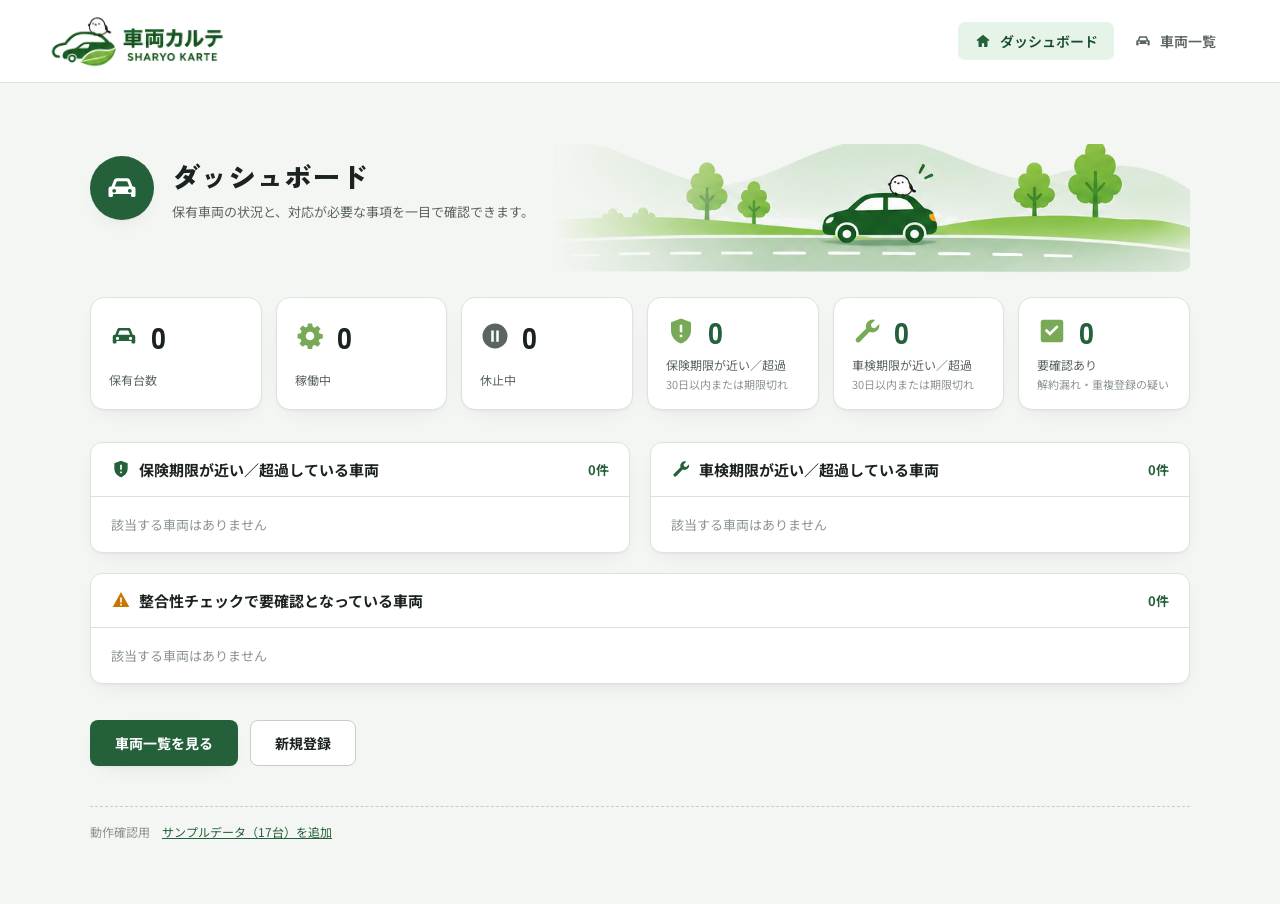
<file: index.html>
<!DOCTYPE html>
<html lang="ja">
<head>
  <meta charset="UTF-8">
  <meta name="viewport" content="width=device-width, initial-scale=1.0">
  <title>車両カルテ</title>
  <link rel="icon" type="image/png" href="assets/favicon.png?v=2">
  <link rel="stylesheet" href="https://fonts.googleapis.com/css2?family=Zen+Kaku+Gothic+New:wght@700;900&family=Noto+Sans+JP:wght@400;500;600;700&family=JetBrains+Mono:wght@500;600&display=swap">
  <link rel="stylesheet" href="style.css">
</head>
<body>
  <!-- アイコン（<use href="#i-..."> で呼び出す） -->
  <svg class="icon-sprite" aria-hidden="true">
    <symbol id="i-home" viewBox="0 0 24 24"><path d="M12 3.5l8.5 7.2-1.3 1.5-1.2-1V19a1 1 0 0 1-1 1h-3.5v-5h-3v5H7a1 1 0 0 1-1-1v-7.8l-1.2 1-1.3-1.5z"/></symbol>
    <symbol id="i-car" viewBox="0 0 24 24"><path fill-rule="evenodd" d="M5 11l1.6-4.2A2 2 0 0 1 8.5 5.5h7a2 2 0 0 1 1.9 1.3L19 11h.5a1.5 1.5 0 0 1 1.5 1.5V17a1 1 0 0 1-1 1h-1a1 1 0 0 1-1-1v-1H6v1a1 1 0 0 1-1 1H4a1 1 0 0 1-1-1v-4.5A1.5 1.5 0 0 1 4.5 11zM7.2 11h9.6l-1.1-3a.8.8 0 0 0-.7-.5H9a.8.8 0 0 0-.7.5zM6.8 12.6a1.3 1.3 0 1 0 0 2.6a1.3 1.3 0 1 0 0-2.6zM17.2 12.6a1.3 1.3 0 1 0 0 2.6a1.3 1.3 0 1 0 0-2.6z"/></symbol>
    <symbol id="i-gear" viewBox="0 0 24 24"><path fill-rule="evenodd" d="M10.3 2h3.4l.5 2.6 1.6.7 2.2-1.5 2.4 2.4-1.5 2.2.7 1.6 2.6.5v3.4l-2.6.5-.7 1.6 1.5 2.2-2.4 2.4-2.2-1.5-1.6.7-.5 2.6h-3.4l-.5-2.6-1.6-.7-2.2 1.5-2.4-2.4 1.5-2.2-.7-1.6L2 13.7v-3.4l2.6-.5.7-1.6-1.5-2.2 2.4-2.4 2.2 1.5 1.6-.7zM12 8.6a3.4 3.4 0 1 0 0 6.8a3.4 3.4 0 1 0 0-6.8z"/></symbol>
    <symbol id="i-pause" viewBox="0 0 24 24"><path fill-rule="evenodd" d="M12 2a10 10 0 1 0 0 20a10 10 0 1 0 0-20zM9 7.5h2v9H9zM13 7.5h2v9h-2z"/></symbol>
    <symbol id="i-shield" viewBox="0 0 24 24"><path fill-rule="evenodd" d="M12 2l8 3v6.5c0 5-3.4 8.8-8 10.5-4.6-1.7-8-5.5-8-10.5V5zM11 7h2v6h-2zM11 15h2v2h-2z"/></symbol>
    <symbol id="i-wrench" viewBox="0 0 24 24"><path d="M21.7 6.3l-3.4 3.4-2.6-.6-.6-2.6 3.4-3.4a5.5 5.5 0 0 0-7.1 6.8L3.3 17.9a2 2 0 0 0 2.8 2.8l8-8.1a5.5 5.5 0 0 0 7.6-6.3z"/></symbol>
    <symbol id="i-check" viewBox="0 0 24 24"><path fill-rule="evenodd" d="M5 3h14a2 2 0 0 1 2 2v14a2 2 0 0 1-2 2H5a2 2 0 0 1-2-2V5a2 2 0 0 1 2-2zM10.3 15.8l7-7-1.5-1.5-5.5 5.5-2.6-2.6-1.5 1.5z"/></symbol>
    <symbol id="i-clipboard" viewBox="0 0 24 24"><path fill-rule="evenodd" d="M9 2h6a1 1 0 0 1 1 1v1h2a2 2 0 0 1 2 2v14a2 2 0 0 1-2 2H6a2 2 0 0 1-2-2V6a2 2 0 0 1 2-2h2V3a1 1 0 0 1 1-1zM10 3.8v1.7h4V3.8zM8 10h8v1.6H8zM8 13.5h8v1.6H8zM8 17h5v1.6H8z"/></symbol>
    <symbol id="i-clock" viewBox="0 0 24 24"><path fill-rule="evenodd" d="M12 2a10 10 0 1 0 0 20a10 10 0 1 0 0-20zM11 6.5h2v5.1l3.6 2.1-1 1.7L11 12.7z"/></symbol>
    <symbol id="i-edit" viewBox="0 0 24 24"><path d="M14.8 4.7l4.5 4.5L8.6 19.9H4.1v-4.5zM16.2 3.3l1.5-1.5a1.5 1.5 0 0 1 2.1 0l2.4 2.4a1.5 1.5 0 0 1 0 2.1l-1.5 1.5z"/></symbol>
    <symbol id="i-user" viewBox="0 0 24 24"><path fill-rule="evenodd" d="M12 3a4.5 4.5 0 1 0 0 9a4.5 4.5 0 1 0 0-9zM3.5 21c.6-4.3 4-7 8.5-7s7.9 2.7 8.5 7z"/></symbol>
    <symbol id="i-alert" viewBox="0 0 24 24"><path fill-rule="evenodd" d="M12 2.5l10 18H2zM11 9h2v6h-2zM11 16.5h2v2h-2z"/></symbol>
  </svg>

  <header class="app-header">
    <button type="button" class="brand" data-view="dashboard" title="ダッシュボードに戻る">
      <img class="brand-logo" src="assets/logo.png?v=2" alt="車両カルテ SHARYO KARTE" width="402" height="130">
    </button>
    <nav class="main-nav">
      <button type="button" class="nav-link" data-view="dashboard"><svg class="nav-icon" aria-hidden="true"><use href="#i-home"/></svg>ダッシュボード</button>
      <button type="button" class="nav-link" data-view="list"><svg class="nav-icon" aria-hidden="true"><use href="#i-car"/></svg>車両一覧</button>
    </nav>
  </header>

  <main>

    <!-- ダッシュボード -->
    <section id="view-dashboard" class="view">
      <div class="dash-head">
        <span class="dash-head-icon"><svg aria-hidden="true"><use href="#i-car"/></svg></span>
        <div>
          <h1>ダッシュボード</h1>
          <p class="view-note">保有車両の状況と、対応が必要な事項を一目で確認できます。</p>
        </div>
        <img class="dash-landscape" src="assets/header-banner.png?v=2" alt="" width="1488" height="174">
      </div>

      <!-- 入力途中の下書き（あるときだけ表示） -->
      <div class="draft-notice" id="draft-notice" hidden>
        <div class="draft-notice-head">入力途中の下書きがあります</div>
        <ul class="draft-list" id="draft-list"></ul>
      </div>

      <div class="summary-strip">
        <div class="summary-item"><svg class="summary-icon" aria-hidden="true"><use href="#i-car"/></svg><div class="num" id="sum-owned">0</div><div class="label">保有台数</div></div>
        <div class="summary-item is-active"><svg class="summary-icon" aria-hidden="true"><use href="#i-gear"/></svg><div class="num" id="sum-active">0</div><div class="label">稼働中</div></div>
        <div class="summary-item is-muted"><svg class="summary-icon" aria-hidden="true"><use href="#i-pause"/></svg><div class="num" id="sum-paused">0</div><div class="label">休止中</div></div>
        <div class="summary-item warn is-insurance"><svg class="summary-icon" aria-hidden="true"><use href="#i-shield"/></svg><div class="num" id="sum-insurance">0</div><div class="label">保険期限が近い／超過</div><div class="hint">30日以内または期限切れ</div></div>
        <div class="summary-item warn"><svg class="summary-icon" aria-hidden="true"><use href="#i-wrench"/></svg><div class="num" id="sum-shaken">0</div><div class="label">車検期限が近い／超過</div><div class="hint">30日以内または期限切れ</div></div>
        <div class="summary-item warn"><svg class="summary-icon" aria-hidden="true"><use id="sum-issues-icon" href="#i-alert"/></svg><div class="num" id="sum-issues">0</div><div class="label">要確認あり</div><div class="hint" title="整合性チェックの結果。保険・車検の期限とは別に数えます">解約漏れ・重複登録の疑い</div></div>
      </div>

      <div class="panels">
        <div class="panel">
          <div class="panel-head"><h2><svg class="panel-icon" aria-hidden="true"><use href="#i-shield"/></svg>保険期限が近い／超過している車両</h2><span class="count" id="insurance-count"></span></div>
          <ul class="item-list" id="insurance-list"></ul>
        </div>
        <div class="panel">
          <div class="panel-head"><h2><svg class="panel-icon" aria-hidden="true"><use href="#i-wrench"/></svg>車検期限が近い／超過している車両</h2><span class="count" id="shaken-count"></span></div>
          <ul class="item-list" id="shaken-list"></ul>
        </div>
      </div>

      <div class="panel panel-wide">
        <div class="panel-head"><h2><svg class="panel-icon is-warn" aria-hidden="true"><use href="#i-alert"/></svg>整合性チェックで要確認となっている車両</h2><span class="count" id="issues-count"></span></div>
        <ul class="item-list" id="issues-list"></ul>
      </div>

      <div class="view-actions">
        <button type="button" class="btn btn-primary" data-view="list">車両一覧を見る</button>
        <button type="button" class="btn btn-secondary" data-view="form" data-mode="new">新規登録</button>
      </div>

      <!-- 動作確認用（本番運用時は sample-data.js とあわせて外す） -->
      <div class="dev-tools">
        <span>動作確認用</span>
        <button type="button" class="btn-link" id="add-sample">サンプルデータ（17台）を追加</button>
      </div>
    </section>

    <!-- 車両一覧 -->
    <section id="view-list" class="view" hidden>
      <div class="page-head">
        <div class="page-title">
          <span class="page-icon"><svg aria-hidden="true"><use href="#i-car"/></svg></span>
          <h1>車両一覧</h1>
        </div>
        <div class="page-actions">
          <button type="button" class="btn btn-secondary" id="open-import">CSVで一括取込</button>
          <button type="button" class="btn btn-primary" data-view="form" data-mode="new">＋ 新規登録</button>
        </div>
      </div>

      <div class="filter-bar">
        <select id="filter-dept">
          <option value="">部署：すべて</option>
          <option>総務部</option>
          <option>営業部</option>
          <option>工事第一課</option>
          <option>工事第二課</option>
          <option>運行管理部</option>
        </select>
        <select id="filter-usage">
          <option value="">用途：すべて</option>
        </select>
        <select id="filter-status">
          <option value="">稼働状態：すべて</option>
          <option>稼働中</option>
          <option>休止中</option>
          <option>売却済</option>
          <option>廃車</option>
          <option value="登録取消">登録取消（通常は非表示）</option>
        </select>
        <select id="filter-ownership">
          <option value="">所有／リース：すべて</option>
          <option>所有</option>
          <option>リース</option>
        </select>
        <input type="text" id="filter-keyword" placeholder="フリーワード検索（車両ID・これまでの管理番号・車種・ナンバーなど）">
      </div>

      <p class="result-count" id="list-result-count"></p>

      <div class="table-wrap">
        <table>
          <thead>
            <tr>
              <th>車両ID</th><th>車種</th><th>ナンバー</th><th>使用部署</th><th>用途</th><th>稼働状態</th><th>要確認</th>
            </tr>
          </thead>
          <tbody id="vehicle-table-body"></tbody>
        </table>
      </div>
    </section>

    <!-- 車両詳細（車両カルテ） -->
    <section id="view-detail" class="view" hidden>
      <div class="card-head">
        <div class="card-head-top">
          <div class="page-title">
            <span class="page-icon"><svg aria-hidden="true"><use href="#i-car"/></svg></span>
            <div>
              <div class="vehicle-id" id="detail-id"></div>
              <div class="vehicle-name" id="detail-model"></div>
              <div class="vehicle-meta" id="detail-meta"></div>
            </div>
          </div>
          <span class="status-pill" id="detail-status"></span>
        </div>
        <!-- 要確認警告（整合性チェックはステップ6で実装） -->
        <div class="warn-banner" id="detail-warning" hidden>
          <span class="icon">!</span>
          <div class="text" id="detail-warning-text"></div>
        </div>
        <!-- 登録を取り消した車両の表示 -->
        <div class="warn-banner is-neutral" id="detail-cancelled" hidden>
          <span class="icon">×</span>
          <div class="text">
            <strong>この登録は取り消されています</strong>
            <div id="detail-cancelled-detail"></div>
            <button type="button" class="btn-link warn-action" id="detail-restore">取り消しを元に戻す</button>
          </div>
        </div>
      </div>

      <div class="tabs">
        <div class="tab-bar" role="tablist">
          <button type="button" class="tab-button" role="tab" data-tab="basic"><svg class="tab-icon" aria-hidden="true"><use href="#i-clipboard"/></svg>基本情報</button>
          <button type="button" class="tab-button" role="tab" data-tab="own"><svg class="tab-icon" aria-hidden="true"><use href="#i-car"/></svg>所有／リース</button>
          <button type="button" class="tab-button" role="tab" data-tab="insurance"><svg class="tab-icon" aria-hidden="true"><use href="#i-shield"/></svg>保険</button>
          <button type="button" class="tab-button" role="tab" data-tab="history"><svg class="tab-icon" aria-hidden="true"><use href="#i-clock"/></svg>変更履歴</button>
        </div>
        <div class="tab-panel" id="panel-basic" role="tabpanel">
          <dl class="field-grid" id="detail-basic"></dl>
        </div>
        <div class="tab-panel" id="panel-own" role="tabpanel" hidden>
          <dl class="field-grid" id="detail-own"></dl>
        </div>
        <div class="tab-panel" id="panel-insurance" role="tabpanel" hidden>
          <dl class="field-grid" id="detail-insurance"></dl>
        </div>
        <div class="tab-panel" id="panel-history" role="tabpanel" hidden>
          <p class="history-count" id="history-count"></p>
          <ul class="history-list" id="history-list"></ul>
        </div>
      </div>

      <div class="view-actions">
        <button type="button" class="btn btn-primary" data-view="form" data-mode="edit" id="detail-edit">編集する</button>
        <button type="button" class="btn btn-secondary" data-view="list">一覧に戻る</button>
        <button type="button" class="btn-link detail-cancel-link" id="detail-cancel">この登録を取り消す</button>
      </div>
    </section>

    <!-- 登録・編集フォーム -->
    <section id="view-form" class="view" hidden>
      <div class="page-head">
        <div class="page-title">
          <span class="page-icon"><svg aria-hidden="true"><use href="#i-edit"/></svg></span>
          <div>
            <h1 id="form-title">新規登録</h1>
            <p class="view-note" id="form-note">「必須」の項目を入力して保存してください。</p>
          </div>
        </div>
      </div>

      <form id="vehicle-form" novalidate>
        <!-- 確認が必要な項目（期限切れ・要確認など）があるときだけ表示 -->
        <div class="form-notices" id="form-notices" hidden>
          <strong>確認が必要な項目があります</strong>
          <ul id="form-notice-list"></ul>
        </div>
        <fieldset>
          <legend><svg class="legend-icon" aria-hidden="true"><use href="#i-clipboard"/></svg>基本情報</legend>
          <div class="field-row">
            <label for="field-id">社内車両ID</label>
            <div>
              <input type="text" id="field-id" name="id" readonly>
              <p class="field-hint">保存すると自動で採番します（全社通しの連番。例：V-001）。登録したあとは、部署異動があっても変わりません。</p>
            </div>
          </div>
          <div class="field-row">
            <label for="field-legacy-number">これまでの管理番号</label>
            <div>
              <input type="text" id="field-legacy-number" name="legacyNumber" placeholder="例：号車 12、旧台帳 No.0345">
              <p class="field-hint">今までの台帳や号車番号など、社内で使ってきた番号があれば入力してください（任意）。車両一覧の検索でも見つかります。</p>
            </div>
          </div>
          <div class="field-row">
            <label for="field-model">車種<span class="req">必須</span></label>
            <input type="text" id="field-model" name="model" placeholder="例：いすゞ エルフ">
          </div>
          <div class="field-row">
            <label for="field-plate">ナンバー<span class="req">必須</span></label>
            <input type="text" id="field-plate" name="plate" placeholder="例：札幌100 あ 12-34">
          </div>
          <div class="field-row">
            <label for="field-dept">使用部署</label>
            <select id="field-dept" name="dept">
              <option>総務部</option>
              <option>営業部</option>
              <option>工事第一課</option>
              <option>工事第二課</option>
              <option>運行管理部</option>
            </select>
          </div>
          <div class="field-row">
            <label for="field-usage">用途</label>
            <input type="text" id="field-usage" name="usage" placeholder="例：資材配送">
          </div>
          <div class="field-row">
            <label for="field-status">稼働状態</label>
            <select id="field-status" name="status">
              <option>稼働中</option>
              <option>休止中</option>
              <option>売却済</option>
              <option>廃車</option>
            </select>
          </div>
          <!-- 売却済・廃車のときだけ表示 -->
          <div class="conditional-fields" id="disposal-fields" hidden>
            <div class="field-row">
              <label for="field-disposal-date" id="label-disposal-date">売却日</label>
              <input type="date" id="field-disposal-date" name="disposalDate">
            </div>
            <div class="field-row">
              <label for="field-disposal-partner" id="label-disposal-partner">売却先</label>
              <input type="text" id="field-disposal-partner" name="disposalPartner" placeholder="例：北斗オートセンター株式会社">
            </div>
            <div class="field-row" id="row-disposal-amount">
              <label for="field-disposal-amount">売却金額（円）</label>
              <input type="number" id="field-disposal-amount" name="disposalAmount" min="0" step="1" placeholder="例：350000">
            </div>
            <div class="field-row">
              <label for="field-disposal-note">理由・メモ</label>
              <input type="text" id="field-disposal-note" name="disposalNote" placeholder="例：車両入替のため下取り">
            </div>
          </div>
          <div class="field-row">
            <label for="field-shaken">車検満了日<span class="req" id="shaken-req">必須</span></label>
            <input type="date" id="field-shaken" name="shakenExpiresAt">
          </div>
        </fieldset>

        <fieldset>
          <legend><svg class="legend-icon" aria-hidden="true"><use href="#i-car"/></svg>所有／リース</legend>
          <div class="field-row">
            <label>区分</label>
            <div class="radio-group">
              <label><input type="radio" name="ownership" id="ownership-owned" checked> 所有</label>
              <label><input type="radio" name="ownership" id="ownership-lease"> リース</label>
            </div>
          </div>
          <div class="conditional-fields" id="owned-fields">
            <div class="field-row">
              <label for="field-purchase-date">購入日</label>
              <input type="date" id="field-purchase-date" name="purchaseDate">
            </div>
          </div>
          <div class="conditional-fields" id="lease-fields" hidden>
            <div class="field-row">
              <label for="field-lease-start">リース開始日</label>
              <input type="date" id="field-lease-start" name="leaseStart">
            </div>
            <div class="field-row">
              <label for="field-lease-end">リース終了日</label>
              <input type="date" id="field-lease-end" name="leaseEnd">
            </div>
          </div>
        </fieldset>

        <fieldset>
          <legend><svg class="legend-icon" aria-hidden="true"><use href="#i-shield"/></svg>保険情報</legend>
          <div class="field-row">
            <label><input type="checkbox" id="field-has-insurance" checked> 保険契約あり</label>
          </div>
          <div class="conditional-fields" id="insurance-fields">
            <div class="field-row">
              <label for="field-insurance-company">保険会社</label>
              <select id="field-insurance-company" name="insuranceCompany">
                <option>シマエナガ損害保険株式会社</option>
                <option>丹頂総合保険株式会社</option>
                <option>美唄PIPA保険サービス</option>
              </select>
            </div>
            <div class="field-row">
              <label for="field-insurance-start">契約期間（開始）</label>
              <input type="date" id="field-insurance-start" name="insuranceStart">
            </div>
            <div class="field-row">
              <label for="field-insurance-end">契約期間（終了）<span class="req">必須</span></label>
              <input type="date" id="field-insurance-end" name="insuranceEnd">
            </div>
            <div class="field-row">
              <label for="field-premium-cycle">保険料の支払方法</label>
              <select id="field-premium-cycle" name="premiumCycle">
                <option>年払い</option>
                <option>月払い</option>
              </select>
            </div>
            <div class="field-row">
              <label for="field-insurance-premium">保険料（1回あたり・円）</label>
              <input type="number" id="field-insurance-premium" name="insurancePremium" min="0" step="1" placeholder="例：86400">
            </div>
          </div>
        </fieldset>

        <fieldset>
          <legend><svg class="legend-icon" aria-hidden="true"><use href="#i-user"/></svg>操作者情報</legend>
          <div class="field-row">
            <label for="field-editor-dept">操作者の部署</label>
            <select id="field-editor-dept" name="editorDept">
              <option>総務部</option>
              <option>営業部</option>
              <option>工事第一課</option>
              <option>工事第二課</option>
              <option>運行管理部</option>
            </select>
          </div>
          <div class="field-row">
            <label for="field-editor-name">操作者名<span class="req">必須</span></label>
            <div>
              <input type="text" id="field-editor-name" name="editorName" placeholder="例：田中 花子">
              <p class="field-hint">同じ部署に同じ苗字の方がいても変更履歴で区別できるよう、フルネームで入力してください。</p>
            </div>
          </div>
        </fieldset>

        <p id="form-error" class="form-error" hidden></p>

        <div class="view-actions">
          <button type="button" class="btn btn-secondary" id="form-cancel">キャンセル</button>
          <button type="button" class="btn btn-secondary" id="form-save-draft">下書き保存して閉じる</button>
          <button type="submit" class="btn btn-primary">保存</button>
        </div>
      </form>
    </section>

  </main>

  <!-- 1日1回の要確認アラート -->
  <dialog id="issue-alert" class="issue-alert">
    <h2>要確認の車両があります</h2>
    <p class="view-note">以下の車両に確認が必要な項目があります。車両を選ぶと詳細を開きます。</p>
    <ul class="issue-alert-list" id="issue-alert-list"></ul>
    <div class="view-actions">
      <button type="button" class="btn btn-secondary" id="issue-alert-close">閉じる</button>
    </div>
  </dialog>

  <!-- 操作結果のお知らせ（数秒で消える） -->
  <div class="toast" id="toast" role="status" hidden></div>

  <!-- 保存時の重複警告（選択肢つき） -->
  <dialog id="choice-dialog" class="issue-alert">
    <h2 id="choice-title"></h2>
    <p class="choice-message" id="choice-message"></p>
    <div class="view-actions choice-actions" id="choice-actions"></div>
  </dialog>

  <!-- 重複登録の統合 -->
  <dialog id="merge-dialog" class="issue-alert merge-dialog">
    <h2>重複登録の統合</h2>
    <p class="view-note">同じナンバーで登録されている2台を1台にまとめます。残す車両を選んでください。もう一方の車両IDは欠番になり、変更履歴は残す車両に引き継がれます。</p>
    <div class="merge-options" id="merge-options"></div>
    <div id="merge-diffs"></div>
    <div class="merge-editor">
      <select id="merge-editor-dept"></select>
      <input type="text" id="merge-editor-name" placeholder="操作者名（フルネーム。例：田中 花子）">
    </div>
    <p class="form-error" id="merge-error" hidden></p>
    <div class="view-actions">
      <button type="button" class="btn btn-secondary" id="merge-cancel">キャンセル</button>
      <button type="button" class="btn btn-primary" id="merge-submit">統合する</button>
    </div>
  </dialog>

  <!-- 登録の取り消し／元に戻す -->
  <dialog id="cancel-dialog" class="issue-alert">
    <h2 id="cancel-title">登録の取り消し</h2>
    <p class="view-note" id="cancel-note"></p>
    <div class="cancel-reason">
      <label for="cancel-reason" id="cancel-reason-label">取り消す理由</label>
      <input type="text" id="cancel-reason">
    </div>
    <div class="merge-editor">
      <select id="cancel-editor-dept"></select>
      <input type="text" id="cancel-editor-name" placeholder="操作者名（フルネーム。例：田中 花子）">
    </div>
    <p class="form-error" id="cancel-error" hidden></p>
    <div class="view-actions">
      <button type="button" class="btn btn-secondary" id="cancel-close">キャンセル</button>
      <button type="button" class="btn btn-primary" id="cancel-submit">取り消す</button>
    </div>
  </dialog>
  <!-- CSVでの一括取込 -->
  <dialog id="import-dialog" class="issue-alert merge-dialog import-dialog">
    <h2>CSVで一括取込</h2>
    <ol class="import-steps">
      <li>
        <strong>ひな形をダウンロードして、今の台帳から車両を貼り付けます</strong>
        <span>1行目（列の見出し）は変えずに、2行目以降に1台ずつ入力してください。「【記入例】」の行は取り込まれません。Excelで「CSV（コンマ区切り）」として保存すれば、そのまま読み込めます。</span>
        <button type="button" class="btn btn-secondary btn-small" id="import-template">ひな形（CSV）をダウンロード</button>
      </li>
      <li>
        <strong>保存したCSVファイルを選びます</strong>
        <input type="file" id="import-file" accept=".csv,text/csv">
      </li>
    </ol>
    <div id="import-result" hidden>
      <p class="import-summary" id="import-summary"></p>
      <div id="import-errors"></div>
      <div id="import-warnings"></div>
      <div id="import-preview"></div>
      <div class="merge-editor">
        <select id="import-editor-dept"></select>
        <input type="text" id="import-editor-name" placeholder="操作者名（フルネーム。例：田中 花子）">
      </div>
    </div>
    <p class="form-error" id="import-error" hidden></p>
    <div class="view-actions">
      <button type="button" class="btn btn-secondary" id="import-close">キャンセル</button>
      <button type="button" class="btn btn-primary" id="import-submit" disabled>取り込む</button>
    </div>
  </dialog>
  <script src="data.js"></script>
  <script src="csv-import.js"></script>
  <script src="sample-data.js"></script>
  <script src="app.js"></script>
</body>
</html>
</file>
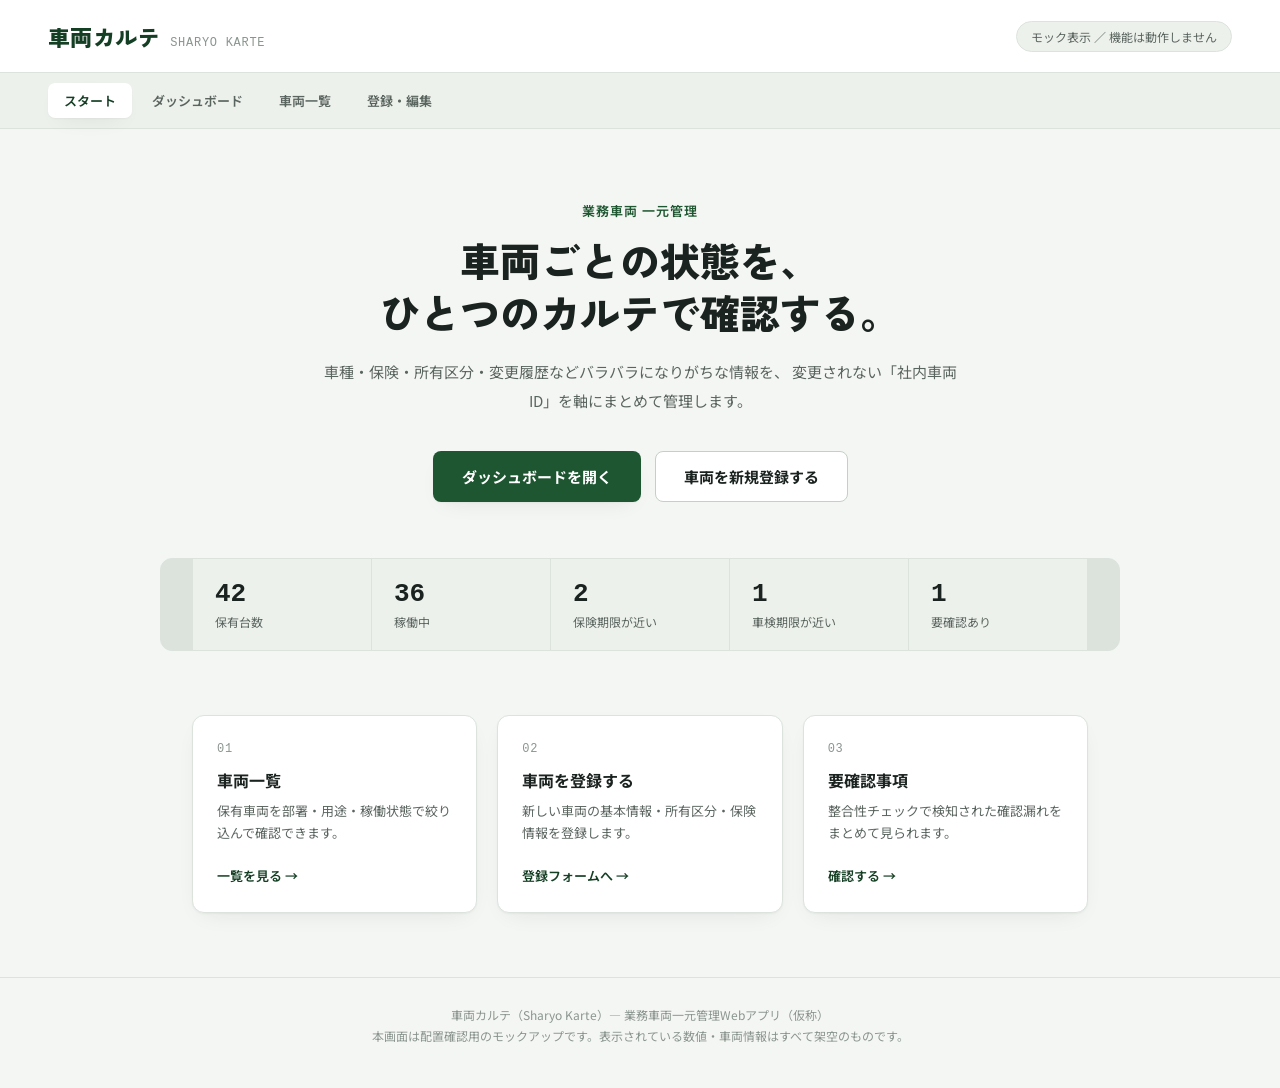
<file: モック_スタート画面.html>
<!DOCTYPE html>
<html lang="ja">
<head>
<meta charset="UTF-8">
<meta name="viewport" content="width=device-width, initial-scale=1.0">
<title>車両カルテ ― スタート画面（モック）</title>
<link rel="stylesheet" href="https://fonts.googleapis.com/css2?family=Zen+Kaku+Gothic+New:wght@500;700;900&family=Noto+Sans+JP:wght@400;500;600;700&display=swap">
<style>
  :root{
    --bg:#F4F6F3;
    --surface:#FFFFFF;
    --surface-2:#EDF1EC;
    --ink:#1B2320;
    --ink-muted:#5B6560;
    --ink-faint:#8B958F;
    --accent:#1E5631;
    --accent-strong:#153F24;
    --accent-soft:#E1ECE4;
    --border:#DCE3DD;
    --border-strong:#C4CFC6;
    --shadow: 0 1px 2px rgba(20,30,24,0.04), 0 8px 24px -12px rgba(20,30,24,0.12);
  }
  *{ box-sizing:border-box; }
  body{
    margin:0;
    min-width:960px;
    background:var(--bg);
    color:var(--ink);
    font-family:"Noto Sans JP", -apple-system, BlinkMacSystemFont, sans-serif;
  }

  /* ヘッダー */
  header{
    display:flex;
    align-items:center;
    justify-content:space-between;
    padding:20px 48px;
    background:var(--surface);
    border-bottom:1px solid var(--border);
  }
  .brand{ display:flex; align-items:baseline; gap:10px; }
  .brand-mark{
    font-family:"Zen Kaku Gothic New", sans-serif;
    font-weight:900;
    font-size:22px;
    color:var(--accent-strong);
    letter-spacing:.02em;
  }
  .brand-sub{
    font-family:"JetBrains Mono", monospace;
    font-size:12px;
    color:var(--ink-faint);
    letter-spacing:.06em;
  }
  .header-status{
    font-size:12px;
    color:var(--ink-muted);
    background:var(--surface-2);
    border:1px solid var(--border);
    border-radius:999px;
    padding:6px 14px;
  }

  .mock-nav{ display:flex; gap:4px; padding:10px 48px; background:var(--surface-2); border-bottom:1px solid var(--border); }
  .mock-nav a{ font-size:13px; font-weight:600; color:var(--ink-muted); text-decoration:none; padding:8px 16px; border-radius:7px; }
  .mock-nav a.current{ background:var(--surface); color:var(--accent-strong); box-shadow:var(--shadow); }
  .mock-nav a:hover:not(.current){ color:var(--ink); }

  /* ヒーローエリア */
  .hero{
    max-width:960px;
    margin:0 auto;
    padding:72px 32px 56px;
    text-align:center;
  }
  .hero-eyebrow{
    font-size:13px;
    font-weight:600;
    color:var(--accent);
    letter-spacing:.08em;
    margin-bottom:14px;
  }
  .hero h1{
    font-family:"Zen Kaku Gothic New", sans-serif;
    font-weight:900;
    font-size:40px;
    line-height:1.3;
    margin:0 0 20px;
    color:var(--ink);
    text-wrap:balance;
  }
  .hero p{
    font-size:15px;
    line-height:1.9;
    color:var(--ink-muted);
    max-width:640px;
    margin:0 auto 36px;
  }
  .hero-actions{
    display:flex;
    justify-content:center;
    gap:14px;
  }
  .btn{
    display:inline-flex;
    align-items:center;
    gap:8px;
    padding:14px 28px;
    border-radius:8px;
    font-size:15px;
    font-weight:700;
    text-decoration:none;
    border:1px solid transparent;
    cursor:pointer;
  }
  .btn-primary{
    background:var(--accent);
    color:#FFFFFF;
    box-shadow:var(--shadow);
  }
  .btn-secondary{
    background:var(--surface);
    color:var(--ink);
    border-color:var(--border-strong);
  }

  /* クイックアクセスカード */
  .quick-access{
    max-width:960px;
    margin:0 auto;
    padding:0 32px 64px;
    display:grid;
    grid-template-columns:repeat(3, 1fr);
    gap:20px;
  }
  .card{
    background:var(--surface);
    border:1px solid var(--border);
    border-radius:12px;
    padding:26px 24px;
    box-shadow:var(--shadow);
  }
  .card-num{
    font-family:"JetBrains Mono", monospace;
    font-size:12px;
    color:var(--ink-faint);
    letter-spacing:.06em;
    margin-bottom:12px;
  }
  .card h3{
    margin:0 0 8px;
    font-size:16px;
    font-weight:700;
    color:var(--ink);
  }
  .card p{
    margin:0 0 18px;
    font-size:13px;
    line-height:1.7;
    color:var(--ink-muted);
  }
  .card-link{
    font-size:13px;
    font-weight:600;
    color:var(--accent-strong);
    text-decoration:none;
  }

  /* ステータスサマリ帯 */
  .status-strip{
    max-width:960px;
    margin:0 auto 64px;
    padding:0 32px;
    display:grid;
    grid-template-columns:repeat(5, 1fr);
    gap:1px;
    background:var(--border);
    border:1px solid var(--border);
    border-radius:12px;
    overflow:hidden;
  }
  .status-item{
    background:var(--surface-2);
    padding:20px 22px;
  }
  .status-item .num{
    font-family:"JetBrains Mono", monospace;
    font-size:26px;
    font-weight:600;
    font-variant-numeric:tabular-nums;
    color:var(--ink);
  }
  .status-item .label{
    margin-top:4px;
    font-size:12px;
    color:var(--ink-muted);
  }

  footer{
    text-align:center;
    padding:24px 32px 40px;
    font-size:12px;
    color:var(--ink-faint);
    border-top:1px solid var(--border);
  }
  footer p{ margin:4px 0; }
</style>
</head>
<body>

  <header>
    <div class="brand">
      <span class="brand-mark">車両カルテ</span>
      <span class="brand-sub">SHARYO KARTE</span>
    </div>
    <span class="header-status">モック表示 ／ 機能は動作しません</span>
  </header>

  <nav class="mock-nav">
    <a href="モック_スタート画面.html" class="current">スタート</a>
    <a href="モック_ダッシュボード.html">ダッシュボード</a>
    <a href="モック_車両一覧.html">車両一覧</a>
    <a href="モック_登録編集フォーム.html">登録・編集</a>
  </nav>

  <section class="hero">
    <div class="hero-eyebrow">業務車両 一元管理</div>
    <h1>車両ごとの状態を、<br>ひとつのカルテで確認する。</h1>
    <p>
      車種・保険・所有区分・変更履歴などバラバラになりがちな情報を、
      変更されない「社内車両ID」を軸にまとめて管理します。
    </p>
    <div class="hero-actions">
      <a class="btn btn-primary" href="モック_ダッシュボード.html">ダッシュボードを開く</a>
      <a class="btn btn-secondary" href="モック_登録編集フォーム.html">車両を新規登録する</a>
    </div>
  </section>

  <div class="status-strip">
    <div class="status-item">
      <div class="num">42</div>
      <div class="label">保有台数</div>
    </div>
    <div class="status-item">
      <div class="num">36</div>
      <div class="label">稼働中</div>
    </div>
    <div class="status-item">
      <div class="num">2</div>
      <div class="label">保険期限が近い</div>
    </div>
    <div class="status-item">
      <div class="num">1</div>
      <div class="label">車検期限が近い</div>
    </div>
    <div class="status-item">
      <div class="num">1</div>
      <div class="label">要確認あり</div>
    </div>
  </div>

  <div class="quick-access">
    <div class="card">
      <div class="card-num">01</div>
      <h3>車両一覧</h3>
      <p>保有車両を部署・用途・稼働状態で絞り込んで確認できます。</p>
      <a class="card-link" href="モック_車両一覧.html">一覧を見る →</a>
    </div>
    <div class="card">
      <div class="card-num">02</div>
      <h3>車両を登録する</h3>
      <p>新しい車両の基本情報・所有区分・保険情報を登録します。</p>
      <a class="card-link" href="モック_登録編集フォーム.html">登録フォームへ →</a>
    </div>
    <div class="card">
      <div class="card-num">03</div>
      <h3>要確認事項</h3>
      <p>整合性チェックで検知された確認漏れをまとめて見られます。</p>
      <a class="card-link" href="モック_ダッシュボード.html">確認する →</a>
    </div>
  </div>

  <footer>
    <p>車両カルテ（Sharyo Karte）― 業務車両一元管理Webアプリ（仮称）</p>
    <p>本画面は配置確認用のモックアップです。表示されている数値・車両情報はすべて架空のものです。</p>
  </footer>

</body>
</html>
</file>
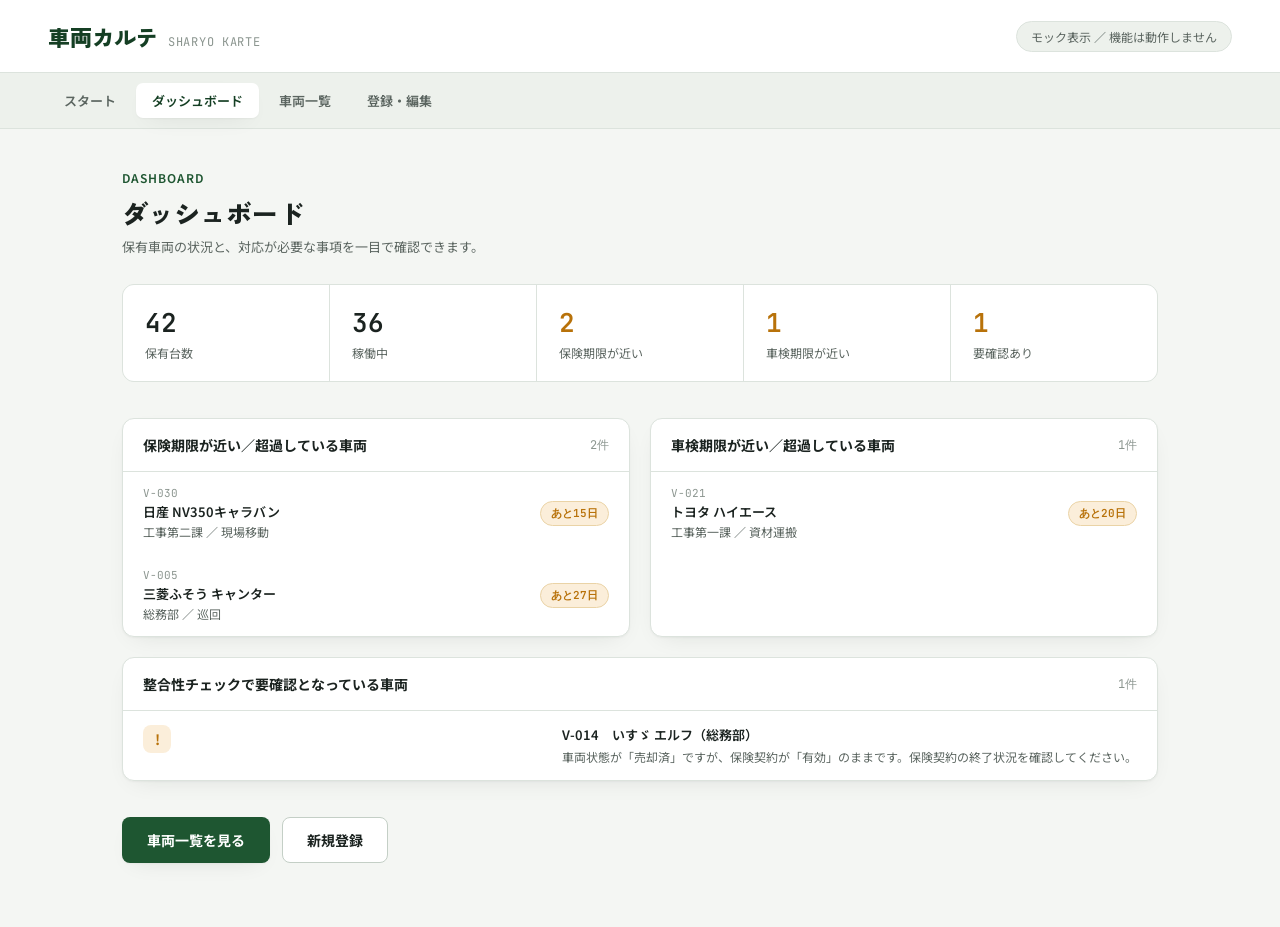
<file: モック_ダッシュボード.html>
<!DOCTYPE html>
<html lang="ja">
<head>
<meta charset="UTF-8">
<meta name="viewport" content="width=device-width, initial-scale=1.0">
<title>車両カルテ ― ダッシュボード（モック）</title>
<link rel="stylesheet" href="https://fonts.googleapis.com/css2?family=Zen+Kaku+Gothic+New:wght@500;700;900&family=Noto+Sans+JP:wght@400;500;600;700&family=JetBrains+Mono:wght@500;600&display=swap">
<style>
  :root{
    --bg:#F4F6F3; --surface:#FFFFFF; --surface-2:#EDF1EC;
    --ink:#1B2320; --ink-muted:#5B6560; --ink-faint:#8B958F;
    --accent:#1E5631; --accent-strong:#153F24; --accent-soft:#E1ECE4;
    --warning:#B8720A; --warning-soft:#FBEEDA; --warning-border:#EAD3A6;
    --border:#DCE3DD; --border-strong:#C4CFC6;
    --shadow: 0 1px 2px rgba(20,30,24,0.04), 0 8px 24px -12px rgba(20,30,24,0.12);
  }
  *{ box-sizing:border-box; }
  body{ margin:0; min-width:960px; background:var(--bg); color:var(--ink); font-family:"Noto Sans JP", sans-serif; }

  header{ display:flex; align-items:center; justify-content:space-between; padding:20px 48px; background:var(--surface); border-bottom:1px solid var(--border); }
  .brand{ display:flex; align-items:baseline; gap:10px; }
  .brand-mark{ font-family:"Zen Kaku Gothic New", sans-serif; font-weight:900; font-size:22px; color:var(--accent-strong); }
  .brand-sub{ font-family:"JetBrains Mono", monospace; font-size:12px; color:var(--ink-faint); letter-spacing:.06em; }
  .header-status{ font-size:12px; color:var(--ink-muted); background:var(--surface-2); border:1px solid var(--border); border-radius:999px; padding:6px 14px; }

  .mock-nav{ display:flex; gap:4px; padding:10px 48px; background:var(--surface-2); border-bottom:1px solid var(--border); }
  .mock-nav a{ font-size:13px; font-weight:600; color:var(--ink-muted); text-decoration:none; padding:8px 16px; border-radius:7px; }
  .mock-nav a.current{ background:var(--surface); color:var(--accent-strong); box-shadow:var(--shadow); }
  .mock-nav a:hover:not(.current){ color:var(--ink); }

  main{ max-width:1100px; margin:0 auto; padding:40px 32px 64px; }
  .page-head{ margin-bottom:28px; }
  .page-head .eyebrow{ font-size:12px; font-weight:600; color:var(--accent); letter-spacing:.08em; margin-bottom:8px; }
  .page-head h1{ font-family:"Zen Kaku Gothic New", sans-serif; font-size:26px; font-weight:900; margin:0 0 6px; }
  .page-head p{ margin:0; font-size:13px; color:var(--ink-muted); }

  .summary-strip{ display:grid; grid-template-columns:repeat(5, 1fr); gap:1px; background:var(--border); border:1px solid var(--border); border-radius:12px; overflow:hidden; margin-bottom:36px; }
  .summary-item{ background:var(--surface); padding:20px 22px; }
  .summary-item .num{ font-family:"JetBrains Mono", monospace; font-size:26px; font-weight:600; font-variant-numeric:tabular-nums; }
  .summary-item.warn .num{ color:var(--warning); }
  .summary-item .label{ margin-top:4px; font-size:12px; color:var(--ink-muted); }

  .panels{ display:grid; grid-template-columns:1fr 1fr; gap:20px; margin-bottom:20px; }
  .panel{ background:var(--surface); border:1px solid var(--border); border-radius:12px; box-shadow:var(--shadow); overflow:hidden; }
  .panel-head{ display:flex; align-items:center; justify-content:space-between; padding:16px 20px; border-bottom:1px solid var(--border); }
  .panel-head h2{ margin:0; font-size:14px; font-weight:700; }
  .panel-head .count{ font-family:"JetBrains Mono", monospace; font-size:12px; color:var(--ink-faint); }
  .item-list{ list-style:none; margin:0; padding:0; }
  .item-row{ display:flex; align-items:center; justify-content:space-between; gap:12px; padding:14px 20px; border-bottom:1px solid var(--border); text-decoration:none; color:inherit; }
  .item-row:last-child{ border-bottom:none; }
  .item-row:hover{ background:var(--surface-2); }
  .item-main .id{ font-family:"JetBrains Mono", monospace; font-size:11px; color:var(--ink-faint); }
  .item-main .name{ font-size:13px; font-weight:600; margin-top:2px; }
  .item-main .sub{ font-size:12px; color:var(--ink-muted); margin-top:2px; }
  .item-badge{ font-family:"JetBrains Mono", monospace; font-size:11px; font-weight:600; color:var(--warning); background:var(--warning-soft); border:1px solid var(--warning-border); padding:4px 10px; border-radius:999px; white-space:nowrap; }

  .panel-wide{ margin-bottom:36px; }
  .panel-wide .item-row{ align-items:flex-start; }
  .alert-icon{ flex-shrink:0; width:28px; height:28px; border-radius:8px; background:var(--warning-soft); color:var(--warning); display:flex; align-items:center; justify-content:center; font-size:14px; font-weight:700; }
  .alert-text .name{ font-size:13px; font-weight:600; }
  .alert-text .desc{ font-size:12px; color:var(--ink-muted); margin-top:3px; line-height:1.6; }

  .cta-row{ display:flex; gap:12px; }
  .btn{ display:inline-flex; align-items:center; gap:8px; padding:12px 24px; border-radius:8px; font-size:14px; font-weight:700; text-decoration:none; border:1px solid transparent; cursor:pointer; }
  .btn-primary{ background:var(--accent); color:#fff; box-shadow:var(--shadow); }
  .btn-secondary{ background:var(--surface); color:var(--ink); border-color:var(--border-strong); }
</style>
</head>
<body>

  <header>
    <div class="brand">
      <span class="brand-mark">車両カルテ</span>
      <span class="brand-sub">SHARYO KARTE</span>
    </div>
    <span class="header-status">モック表示 ／ 機能は動作しません</span>
  </header>

  <nav class="mock-nav">
    <a href="モック_スタート画面.html">スタート</a>
    <a href="モック_ダッシュボード.html" class="current">ダッシュボード</a>
    <a href="モック_車両一覧.html">車両一覧</a>
    <a href="モック_登録編集フォーム.html">登録・編集</a>
  </nav>

  <main>
    <div class="page-head">
      <div class="eyebrow">DASHBOARD</div>
      <h1>ダッシュボード</h1>
      <p>保有車両の状況と、対応が必要な事項を一目で確認できます。</p>
    </div>

    <div class="summary-strip">
      <div class="summary-item"><div class="num">42</div><div class="label">保有台数</div></div>
      <div class="summary-item"><div class="num">36</div><div class="label">稼働中</div></div>
      <div class="summary-item warn"><div class="num">2</div><div class="label">保険期限が近い</div></div>
      <div class="summary-item warn"><div class="num">1</div><div class="label">車検期限が近い</div></div>
      <div class="summary-item warn"><div class="num">1</div><div class="label">要確認あり</div></div>
    </div>

    <div class="panels">
      <div class="panel">
        <div class="panel-head"><h2>保険期限が近い／超過している車両</h2><span class="count">2件</span></div>
        <ul class="item-list">
          <li><a class="item-row" href="モック_車両詳細.html">
            <div class="item-main"><div class="id">V-030</div><div class="name">日産 NV350キャラバン</div><div class="sub">工事第二課 ／ 現場移動</div></div>
            <span class="item-badge">あと15日</span>
          </a></li>
          <li><a class="item-row" href="モック_車両詳細.html">
            <div class="item-main"><div class="id">V-005</div><div class="name">三菱ふそう キャンター</div><div class="sub">総務部 ／ 巡回</div></div>
            <span class="item-badge">あと27日</span>
          </a></li>
        </ul>
      </div>

      <div class="panel">
        <div class="panel-head"><h2>車検期限が近い／超過している車両</h2><span class="count">1件</span></div>
        <ul class="item-list">
          <li><a class="item-row" href="モック_車両詳細.html">
            <div class="item-main"><div class="id">V-021</div><div class="name">トヨタ ハイエース</div><div class="sub">工事第一課 ／ 資材運搬</div></div>
            <span class="item-badge">あと20日</span>
          </a></li>
        </ul>
      </div>
    </div>

    <div class="panel panel-wide">
      <div class="panel-head"><h2>整合性チェックで要確認となっている車両</h2><span class="count">1件</span></div>
      <ul class="item-list">
        <li><a class="item-row" href="モック_車両詳細.html">
          <span class="alert-icon">!</span>
          <div class="alert-text">
            <div class="name">V-014　いすゞ エルフ（総務部）</div>
            <div class="desc">車両状態が「売却済」ですが、保険契約が「有効」のままです。保険契約の終了状況を確認してください。</div>
          </div>
        </a></li>
      </ul>
    </div>

    <div class="cta-row">
      <a class="btn btn-primary" href="モック_車両一覧.html">車両一覧を見る</a>
      <a class="btn btn-secondary" href="モック_登録編集フォーム.html">新規登録</a>
    </div>
  </main>

</body>
</html>
</file>
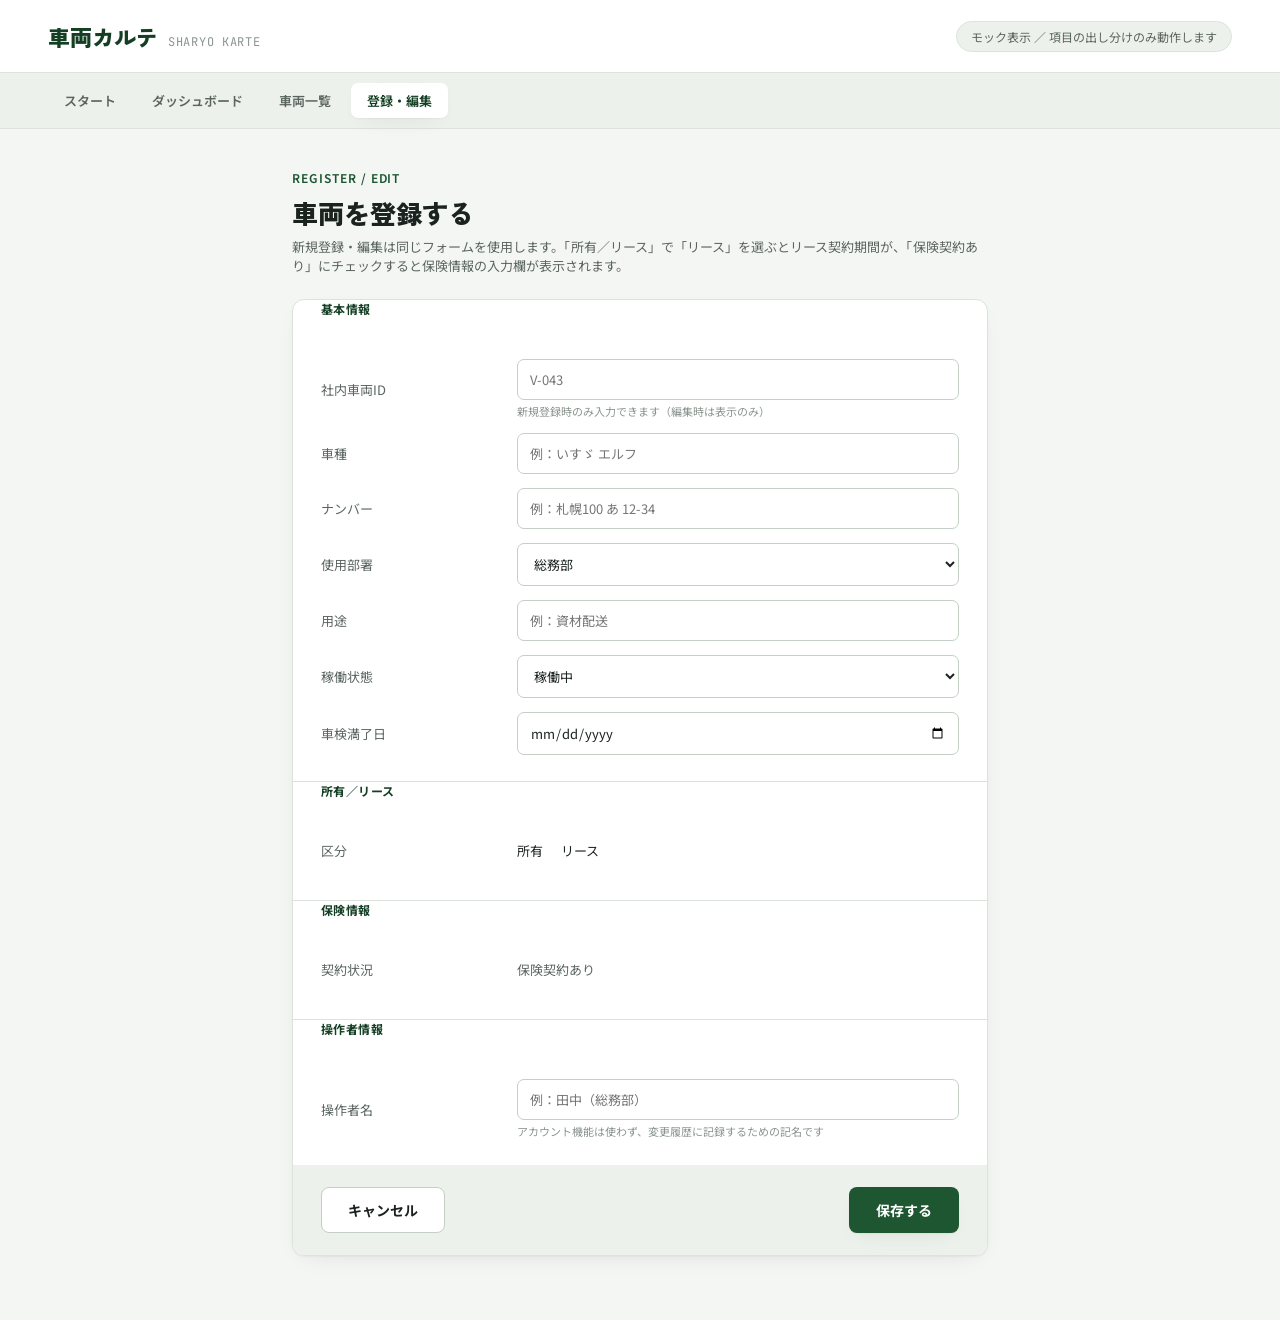
<file: モック_登録編集フォーム.html>
<!DOCTYPE html>
<html lang="ja">
<head>
<meta charset="UTF-8">
<meta name="viewport" content="width=device-width, initial-scale=1.0">
<title>車両カルテ ― 登録・編集フォーム（モック）</title>
<link rel="stylesheet" href="https://fonts.googleapis.com/css2?family=Zen+Kaku+Gothic+New:wght@500;700;900&family=Noto+Sans+JP:wght@400;500;600;700&family=JetBrains+Mono:wght@500;600&display=swap">
<style>
  :root{
    --bg:#F4F6F3; --surface:#FFFFFF; --surface-2:#EDF1EC;
    --ink:#1B2320; --ink-muted:#5B6560; --ink-faint:#8B958F;
    --accent:#1E5631; --accent-strong:#153F24; --accent-soft:#E1ECE4;
    --warning:#B8720A; --warning-soft:#FBEEDA;
    --border:#DCE3DD; --border-strong:#C4CFC6;
    --shadow: 0 1px 2px rgba(20,30,24,0.04), 0 8px 24px -12px rgba(20,30,24,0.12);
  }
  *{ box-sizing:border-box; }
  body{ margin:0; min-width:960px; background:var(--bg); color:var(--ink); font-family:"Noto Sans JP", sans-serif; }

  header{ display:flex; align-items:center; justify-content:space-between; padding:20px 48px; background:var(--surface); border-bottom:1px solid var(--border); }
  .brand{ display:flex; align-items:baseline; gap:10px; }
  .brand-mark{ font-family:"Zen Kaku Gothic New", sans-serif; font-weight:900; font-size:22px; color:var(--accent-strong); }
  .brand-sub{ font-family:"JetBrains Mono", monospace; font-size:12px; color:var(--ink-faint); letter-spacing:.06em; }
  .header-status{ font-size:12px; color:var(--ink-muted); background:var(--surface-2); border:1px solid var(--border); border-radius:999px; padding:6px 14px; }

  .mock-nav{ display:flex; gap:4px; padding:10px 48px; background:var(--surface-2); border-bottom:1px solid var(--border); }
  .mock-nav a{ font-size:13px; font-weight:600; color:var(--ink-muted); text-decoration:none; padding:8px 16px; border-radius:7px; }
  .mock-nav a.current{ background:var(--surface); color:var(--accent-strong); box-shadow:var(--shadow); }
  .mock-nav a:hover:not(.current){ color:var(--ink); }

  main{ max-width:760px; margin:0 auto; padding:40px 32px 64px; }
  .page-head{ margin-bottom:24px; }
  .page-head .eyebrow{ font-size:12px; font-weight:600; color:var(--accent); letter-spacing:.08em; margin-bottom:8px; }
  .page-head h1{ font-family:"Zen Kaku Gothic New", sans-serif; font-size:26px; font-weight:900; margin:0 0 6px; }
  .page-head p{ margin:0; font-size:13px; color:var(--ink-muted); }

  form{ background:var(--surface); border:1px solid var(--border); border-radius:12px; box-shadow:var(--shadow); overflow:hidden; }
  fieldset{ border:0; margin:0; padding:26px 28px; border-bottom:1px solid var(--border); }
  fieldset:last-of-type{ border-bottom:none; }
  legend{ font-size:12px; font-weight:700; color:var(--accent-strong); letter-spacing:.04em; padding:0 0 16px; }

  .field-row{ display:grid; grid-template-columns:180px 1fr; align-items:center; gap:16px; margin-bottom:14px; }
  .field-row:last-child{ margin-bottom:0; }
  .field-row label{ font-size:13px; color:var(--ink-muted); }
  .field-row .hint{ display:block; font-size:11px; color:var(--ink-faint); margin-top:3px; }
  input[type="text"], input[type="date"], select{
    font:inherit; font-size:13px; padding:10px 12px; border:1px solid var(--border-strong);
    border-radius:7px; background:var(--surface); color:var(--ink); width:100%;
  }
  input[readonly]{ background:var(--surface-2); color:var(--ink-muted); }

  .radio-group{ display:flex; gap:18px; }
  .radio-group label{ display:flex; align-items:center; gap:6px; font-size:13px; color:var(--ink); cursor:pointer; }

  .toggle-radio, .toggle-check{ position:absolute; opacity:0; pointer-events:none; }
  .conditional-fields{ display:none; margin-top:14px; padding-top:14px; border-top:1px dashed var(--border-strong); }
  #ownership-owned:checked ~ .owned-fields{ display:block; }
  #ownership-lease:checked ~ .lease-fields{ display:block; }
  #has-insurance:checked ~ .insurance-fields{ display:block; }

  .save-bar{ display:flex; align-items:center; justify-content:space-between; padding:22px 28px; background:var(--surface-2); }
  .btn{ display:inline-flex; align-items:center; gap:8px; padding:12px 26px; border-radius:8px; font-size:14px; font-weight:700; text-decoration:none; border:1px solid transparent; cursor:pointer; }
  .btn-primary{ background:var(--accent); color:#fff; box-shadow:var(--shadow); }
  .btn-secondary{ background:var(--surface); color:var(--ink); border-color:var(--border-strong); }
</style>
</head>
<body>

  <header>
    <div class="brand">
      <span class="brand-mark">車両カルテ</span>
      <span class="brand-sub">SHARYO KARTE</span>
    </div>
    <span class="header-status">モック表示 ／ 項目の出し分けのみ動作します</span>
  </header>

  <nav class="mock-nav">
    <a href="モック_スタート画面.html">スタート</a>
    <a href="モック_ダッシュボード.html">ダッシュボード</a>
    <a href="モック_車両一覧.html">車両一覧</a>
    <a href="モック_登録編集フォーム.html" class="current">登録・編集</a>
  </nav>

  <main>
    <div class="page-head">
      <div class="eyebrow">REGISTER / EDIT</div>
      <h1>車両を登録する</h1>
      <p>新規登録・編集は同じフォームを使用します。「所有／リース」で「リース」を選ぶとリース契約期間が、「保険契約あり」にチェックすると保険情報の入力欄が表示されます。</p>
    </div>

    <form onsubmit="return false;">
      <fieldset>
        <legend>基本情報</legend>
        <div class="field-row">
          <label>社内車両ID</label>
          <div>
            <input type="text" placeholder="V-043">
            <span class="hint">新規登録時のみ入力できます（編集時は表示のみ）</span>
          </div>
        </div>
        <div class="field-row">
          <label>車種</label>
          <input type="text" placeholder="例：いすゞ エルフ">
        </div>
        <div class="field-row">
          <label>ナンバー</label>
          <input type="text" placeholder="例：札幌100 あ 12-34">
        </div>
        <div class="field-row">
          <label>使用部署</label>
          <select><option>総務部</option><option>営業部</option><option>工事第一課</option><option>工事第二課</option><option>運行管理部</option></select>
        </div>
        <div class="field-row">
          <label>用途</label>
          <input type="text" placeholder="例：資材配送">
        </div>
        <div class="field-row">
          <label>稼働状態</label>
          <select><option>稼働中</option><option>休止中</option><option>売却済</option></select>
        </div>
        <div class="field-row">
          <label>車検満了日</label>
          <input type="date">
        </div>
      </fieldset>

      <fieldset>
        <legend>所有／リース</legend>
        <div class="field-row">
          <label>区分</label>
          <div class="radio-group">
            <label><input class="toggle-radio" type="radio" name="ownership" id="ownership-owned" checked>所有</label>
            <label><input class="toggle-radio" type="radio" name="ownership" id="ownership-lease">リース</label>
          </div>
        </div>
        <div class="conditional-fields owned-fields">
          <div class="field-row">
            <label>購入日</label>
            <input type="date">
          </div>
        </div>
        <div class="conditional-fields lease-fields">
          <div class="field-row">
            <label>リース開始日</label>
            <input type="date">
          </div>
          <div class="field-row">
            <label>リース終了日</label>
            <input type="date">
          </div>
        </div>
      </fieldset>

      <fieldset>
        <legend>保険情報</legend>
        <div class="field-row">
          <label>契約状況</label>
          <label style="display:flex;align-items:center;gap:6px;font-size:13px;">
            <input class="toggle-check" type="checkbox" id="has-insurance" checked>保険契約あり
          </label>
        </div>
        <div class="conditional-fields insurance-fields">
          <div class="field-row">
            <label>保険会社</label>
            <input type="text" placeholder="例：シマエナガ損害保険株式会社">
          </div>
          <div class="field-row">
            <label>契約期間（開始）</label>
            <input type="date">
          </div>
          <div class="field-row">
            <label>契約期間（終了）</label>
            <input type="date">
          </div>
        </div>
      </fieldset>

      <fieldset>
        <legend>操作者情報</legend>
        <div class="field-row">
          <label>操作者名</label>
          <div>
            <input type="text" placeholder="例：田中（総務部）">
            <span class="hint">アカウント機能は使わず、変更履歴に記録するための記名です</span>
          </div>
        </div>
      </fieldset>

      <div class="save-bar">
        <a class="btn btn-secondary" href="モック_車両詳細.html">キャンセル</a>
        <a class="btn btn-primary" href="モック_車両詳細.html">保存する</a>
      </div>
    </form>
  </main>

</body>
</html>
</file>
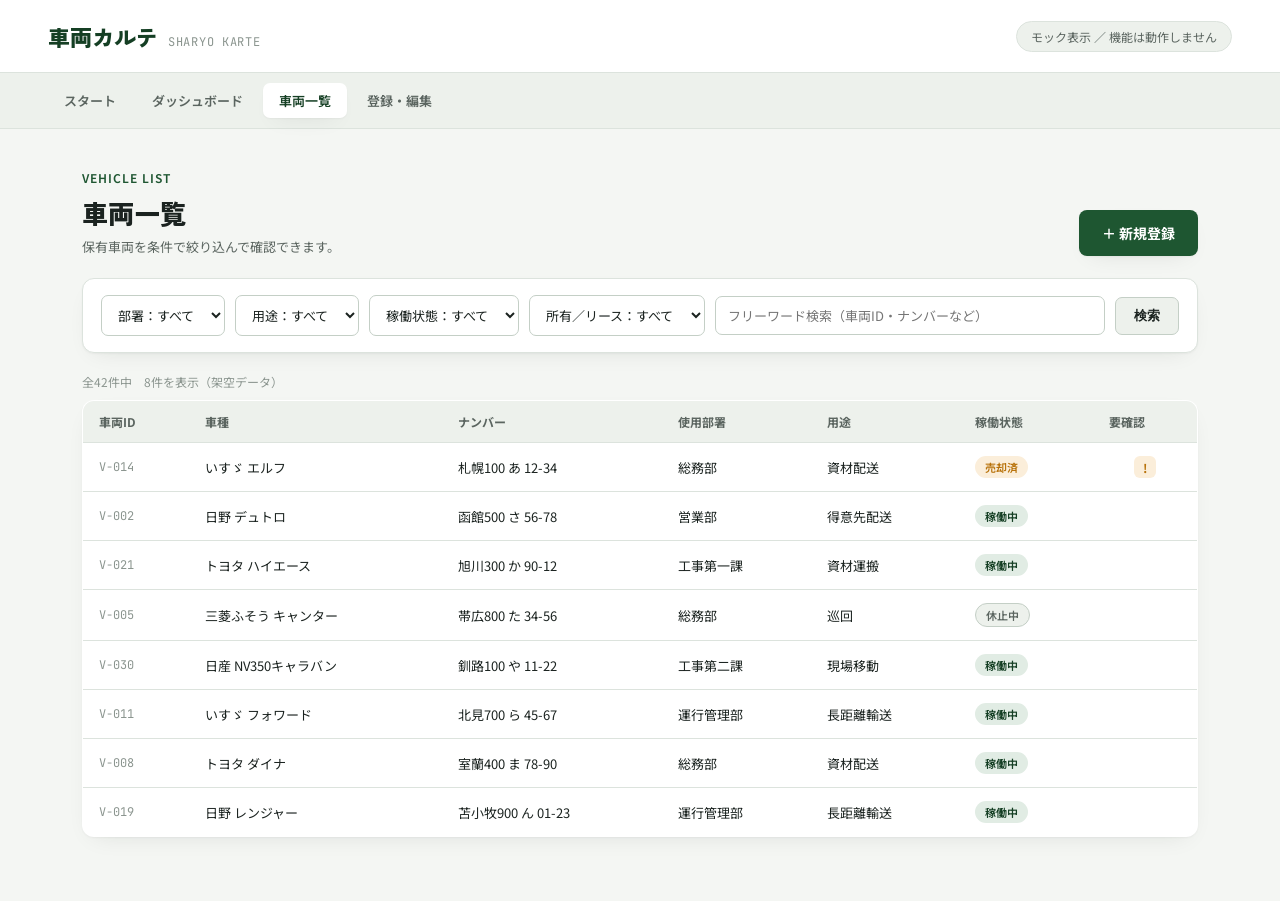
<file: モック_車両一覧.html>
<!DOCTYPE html>
<html lang="ja">
<head>
<meta charset="UTF-8">
<meta name="viewport" content="width=device-width, initial-scale=1.0">
<title>車両カルテ ― 車両一覧（モック）</title>
<link rel="stylesheet" href="https://fonts.googleapis.com/css2?family=Zen+Kaku+Gothic+New:wght@500;700;900&family=Noto+Sans+JP:wght@400;500;600;700&family=JetBrains+Mono:wght@500;600&display=swap">
<style>
  :root{
    --bg:#F4F6F3; --surface:#FFFFFF; --surface-2:#EDF1EC;
    --ink:#1B2320; --ink-muted:#5B6560; --ink-faint:#8B958F;
    --accent:#1E5631; --accent-strong:#153F24; --accent-soft:#E1ECE4;
    --warning:#B8720A; --warning-soft:#FBEEDA; --warning-border:#EAD3A6;
    --border:#DCE3DD; --border-strong:#C4CFC6;
    --shadow: 0 1px 2px rgba(20,30,24,0.04), 0 8px 24px -12px rgba(20,30,24,0.12);
  }
  *{ box-sizing:border-box; }
  body{ margin:0; min-width:1000px; background:var(--bg); color:var(--ink); font-family:"Noto Sans JP", sans-serif; }

  header{ display:flex; align-items:center; justify-content:space-between; padding:20px 48px; background:var(--surface); border-bottom:1px solid var(--border); }
  .brand{ display:flex; align-items:baseline; gap:10px; }
  .brand-mark{ font-family:"Zen Kaku Gothic New", sans-serif; font-weight:900; font-size:22px; color:var(--accent-strong); }
  .brand-sub{ font-family:"JetBrains Mono", monospace; font-size:12px; color:var(--ink-faint); letter-spacing:.06em; }
  .header-status{ font-size:12px; color:var(--ink-muted); background:var(--surface-2); border:1px solid var(--border); border-radius:999px; padding:6px 14px; }

  .mock-nav{ display:flex; gap:4px; padding:10px 48px; background:var(--surface-2); border-bottom:1px solid var(--border); }
  .mock-nav a{ font-size:13px; font-weight:600; color:var(--ink-muted); text-decoration:none; padding:8px 16px; border-radius:7px; }
  .mock-nav a.current{ background:var(--surface); color:var(--accent-strong); box-shadow:var(--shadow); }
  .mock-nav a:hover:not(.current){ color:var(--ink); }

  main{ max-width:1180px; margin:0 auto; padding:40px 32px 64px; }
  .page-head{ display:flex; align-items:flex-end; justify-content:space-between; margin-bottom:22px; }
  .page-head .eyebrow{ font-size:12px; font-weight:600; color:var(--accent); letter-spacing:.08em; margin-bottom:8px; }
  .page-head h1{ font-family:"Zen Kaku Gothic New", sans-serif; font-size:26px; font-weight:900; margin:0 0 6px; }
  .page-head p{ margin:0; font-size:13px; color:var(--ink-muted); }
  .btn{ display:inline-flex; align-items:center; gap:8px; padding:12px 22px; border-radius:8px; font-size:14px; font-weight:700; text-decoration:none; border:1px solid transparent; cursor:pointer; }
  .btn-primary{ background:var(--accent); color:#fff; box-shadow:var(--shadow); }

  .filter-bar{ display:flex; flex-wrap:wrap; gap:10px; align-items:center; background:var(--surface); border:1px solid var(--border); border-radius:12px; padding:16px 18px; margin-bottom:20px; box-shadow:var(--shadow); }
  .filter-bar select, .filter-bar input[type="text"]{ font:inherit; font-size:13px; padding:9px 12px; border:1px solid var(--border-strong); border-radius:7px; background:var(--surface); color:var(--ink); }
  .filter-bar input[type="text"]{ flex:1; min-width:200px; }
  .filter-bar .btn-search{ background:var(--surface-2); color:var(--ink); border:1px solid var(--border-strong); padding:9px 18px; border-radius:7px; font-size:13px; font-weight:700; }
  .result-count{ font-size:12px; color:var(--ink-faint); margin-bottom:10px; }

  table{ width:100%; border-collapse:collapse; background:var(--surface); border:1px solid var(--border); border-radius:12px; overflow:hidden; box-shadow:var(--shadow); }
  thead th{ text-align:left; font-size:12px; font-weight:700; color:var(--ink-muted); background:var(--surface-2); padding:12px 16px; border-bottom:1px solid var(--border); }
  tbody td{ padding:13px 16px; font-size:13px; border-bottom:1px solid var(--border); }
  tbody tr:last-child td{ border-bottom:none; }
  tbody tr{ cursor:pointer; }
  tbody tr:hover td{ background:var(--surface-2); }
  .id-cell{ font-family:"JetBrains Mono", monospace; font-size:12px; color:var(--ink-faint); }
  .status-pill{ display:inline-block; font-size:11px; font-weight:600; padding:3px 10px; border-radius:999px; }
  .status-active{ background:var(--accent-soft); color:var(--accent-strong); }
  .status-paused{ background:var(--surface-2); color:var(--ink-muted); border:1px solid var(--border-strong); }
  .status-sold{ background:var(--warning-soft); color:var(--warning); }
  .flag-cell{ text-align:center; }
  .flag-icon{ display:inline-flex; align-items:center; justify-content:center; width:22px; height:22px; border-radius:6px; background:var(--warning-soft); color:var(--warning); font-size:12px; font-weight:700; }
</style>
</head>
<body>

  <header>
    <div class="brand">
      <span class="brand-mark">車両カルテ</span>
      <span class="brand-sub">SHARYO KARTE</span>
    </div>
    <span class="header-status">モック表示 ／ 機能は動作しません</span>
  </header>

  <nav class="mock-nav">
    <a href="モック_スタート画面.html">スタート</a>
    <a href="モック_ダッシュボード.html">ダッシュボード</a>
    <a href="モック_車両一覧.html" class="current">車両一覧</a>
    <a href="モック_登録編集フォーム.html">登録・編集</a>
  </nav>

  <main>
    <div class="page-head">
      <div>
        <div class="eyebrow">VEHICLE LIST</div>
        <h1>車両一覧</h1>
        <p>保有車両を条件で絞り込んで確認できます。</p>
      </div>
      <a class="btn btn-primary" href="モック_登録編集フォーム.html">＋ 新規登録</a>
    </div>

    <div class="filter-bar">
      <select><option>部署：すべて</option><option>総務部</option><option>営業部</option><option>工事第一課</option><option>工事第二課</option><option>運行管理部</option></select>
      <select><option>用途：すべて</option><option>資材配送</option><option>得意先配送</option><option>資材運搬</option><option>巡回</option><option>長距離輸送</option></select>
      <select><option>稼働状態：すべて</option><option>稼働中</option><option>休止中</option><option>売却済</option></select>
      <select><option>所有／リース：すべて</option><option>所有</option><option>リース</option></select>
      <input type="text" placeholder="フリーワード検索（車両ID・ナンバーなど）">
      <button class="btn-search">検索</button>
    </div>

    <p class="result-count">全42件中　8件を表示（架空データ）</p>

    <table>
      <thead>
        <tr>
          <th>車両ID</th><th>車種</th><th>ナンバー</th><th>使用部署</th><th>用途</th><th>稼働状態</th><th>要確認</th>
        </tr>
      </thead>
      <tbody>
        <tr onclick="location.href='モック_車両詳細.html'">
          <td class="id-cell">V-014</td><td>いすゞ エルフ</td><td>札幌100 あ 12-34</td><td>総務部</td><td>資材配送</td>
          <td><span class="status-pill status-sold">売却済</span></td>
          <td class="flag-cell"><span class="flag-icon">!</span></td>
        </tr>
        <tr onclick="location.href='モック_車両詳細.html'">
          <td class="id-cell">V-002</td><td>日野 デュトロ</td><td>函館500 さ 56-78</td><td>営業部</td><td>得意先配送</td>
          <td><span class="status-pill status-active">稼働中</span></td>
          <td class="flag-cell"></td>
        </tr>
        <tr onclick="location.href='モック_車両詳細.html'">
          <td class="id-cell">V-021</td><td>トヨタ ハイエース</td><td>旭川300 か 90-12</td><td>工事第一課</td><td>資材運搬</td>
          <td><span class="status-pill status-active">稼働中</span></td>
          <td class="flag-cell"></td>
        </tr>
        <tr onclick="location.href='モック_車両詳細.html'">
          <td class="id-cell">V-005</td><td>三菱ふそう キャンター</td><td>帯広800 た 34-56</td><td>総務部</td><td>巡回</td>
          <td><span class="status-pill status-paused">休止中</span></td>
          <td class="flag-cell"></td>
        </tr>
        <tr onclick="location.href='モック_車両詳細.html'">
          <td class="id-cell">V-030</td><td>日産 NV350キャラバン</td><td>釧路100 や 11-22</td><td>工事第二課</td><td>現場移動</td>
          <td><span class="status-pill status-active">稼働中</span></td>
          <td class="flag-cell"></td>
        </tr>
        <tr onclick="location.href='モック_車両詳細.html'">
          <td class="id-cell">V-011</td><td>いすゞ フォワード</td><td>北見700 ら 45-67</td><td>運行管理部</td><td>長距離輸送</td>
          <td><span class="status-pill status-active">稼働中</span></td>
          <td class="flag-cell"></td>
        </tr>
        <tr onclick="location.href='モック_車両詳細.html'">
          <td class="id-cell">V-008</td><td>トヨタ ダイナ</td><td>室蘭400 ま 78-90</td><td>総務部</td><td>資材配送</td>
          <td><span class="status-pill status-active">稼働中</span></td>
          <td class="flag-cell"></td>
        </tr>
        <tr onclick="location.href='モック_車両詳細.html'">
          <td class="id-cell">V-019</td><td>日野 レンジャー</td><td>苫小牧900 ん 01-23</td><td>運行管理部</td><td>長距離輸送</td>
          <td><span class="status-pill status-active">稼働中</span></td>
          <td class="flag-cell"></td>
        </tr>
      </tbody>
    </table>
  </main>

</body>
</html>
</file>
<file: style.css>
/* 車両カルテ スタイル */

:root{
  --bg:#F4F6F3;
  --surface:#FFFFFF;
  --surface-2:#EDF1EC;
  --ink:#1B2320;
  --ink-muted:#5B6560;
  --ink-faint:#8B958F;
  /* ブランドデザインシートのカラーパレット：メイン #24613B／サブ #78A957／背景 #E6F3E9／注意 #E68A00／警告 #D64545 */
  --accent:#24613B;
  --accent-strong:#1A4A2C;
  --accent-soft:#E6F3E9;
  --warning:#C77700;
  --warning-soft:#FBEEDA;
  --warning-border:#EAD3A6;
  --border:#DCE3DD;
  --border-strong:#C4CFC6;
  --leaf:#78A957;
  --caution:#E68A00;
  --danger:#D64545;
  --danger-soft:#FBE4DF;
  --shadow: 0 1px 2px rgba(20,30,24,0.04), 0 8px 24px -12px rgba(20,30,24,0.12);
}

*{ box-sizing:border-box; }

body{
  margin:0;
  background:var(--bg);
  color:var(--ink);
  font-family:"Noto Sans JP", -apple-system, BlinkMacSystemFont, sans-serif;
}

/* ヘッダー・共通ナビ */
.app-header{
  display:flex;
  align-items:center;
  justify-content:space-between;
  padding:18px 48px;
  background:var(--surface);
  border-bottom:1px solid var(--border);
  /* パソコン・タブレットでは画面上部に固定する（スマホ幅では固定しない） */
  position:sticky;
  top:0;
  z-index:5;
  transition:box-shadow .2s;
}
.app-header.is-scrolled{ box-shadow:0 4px 16px -8px rgba(20,30,24,.25); }
.icon-sprite{ position:absolute; width:0; height:0; overflow:hidden; }
.brand{ display:flex; align-items:center; gap:10px; font:inherit; text-align:left; background:none; border:none; padding:0; cursor:pointer; }
.brand-logo{ display:block; width:auto; height:58px; margin:-6px 0; }
.brand:focus-visible{ outline:2px solid var(--accent); outline-offset:4px; border-radius:4px; }
.main-nav{ display:flex; gap:4px; }
.nav-link{
  display:inline-flex;
  align-items:center;
  gap:8px;
  font:inherit;
  font-size:14px;
  font-weight:600;
  color:var(--ink-muted);
  background:none;
  border:none;
  padding:9px 16px;
  border-radius:7px;
  cursor:pointer;
}
.nav-link:hover{ background:var(--surface-2); color:var(--ink); }
.nav-link.is-current{ background:var(--accent-soft); color:var(--accent-strong); }
.nav-icon{ width:18px; height:18px; fill:currentColor; }
.nav-link.is-current .nav-icon{ fill:var(--accent); }

/* 各画面（view） */
main{ padding:40px 32px 64px; }
.view{ max-width:900px; margin:0 auto; }
.view h1{
  font-family:"Zen Kaku Gothic New", sans-serif;
  font-size:24px;
  font-weight:900;
  margin:0 0 12px;
}
.view-note{ font-size:13px; color:var(--ink-muted); margin:0 0 24px; }

.page-head{ display:flex; align-items:center; justify-content:space-between; margin-bottom:20px; }
.page-head h1{ margin:0; }
.page-title{ display:flex; align-items:center; gap:14px; min-width:0; }
.page-title .view-note{ margin:4px 0 0; }
.page-icon{ flex-shrink:0; width:48px; height:48px; border-radius:50%; background:var(--accent); display:flex; align-items:center; justify-content:center; box-shadow:var(--shadow); }
.page-icon svg{ width:26px; height:26px; fill:#fff; }
#view-form .page-head{ margin-bottom:22px; }

.view-actions{ display:flex; gap:12px; }
.btn{
  display:inline-flex;
  align-items:center;
  gap:8px;
  padding:12px 24px;
  border-radius:8px;
  font:inherit;
  font-size:14px;
  font-weight:700;
  border:1px solid transparent;
  cursor:pointer;
}
.btn-primary{ background:var(--accent); color:#fff; box-shadow:var(--shadow); }
.btn-secondary{ background:var(--surface); color:var(--ink); border-color:var(--border-strong); }

/* 登録・編集フォーム */
#vehicle-form{ background:var(--surface); border:1px solid var(--border); border-radius:12px; box-shadow:var(--shadow); overflow:hidden; }
#vehicle-form fieldset{ border:0; margin:0; padding:22px 26px; border-bottom:1px solid var(--border); }
#vehicle-form fieldset:last-of-type{ border-bottom:none; }
#vehicle-form legend{
  float:left; width:100%; display:flex; align-items:center; gap:8px;
  font-size:15px; font-weight:700; color:var(--accent-strong); padding:0 0 12px; margin-bottom:16px;
  border-bottom:1px solid var(--border);
}
#vehicle-form legend + *{ clear:both; }
.legend-icon{ width:20px; height:20px; fill:var(--accent); }
.req{ display:inline-block; margin-left:6px; font-size:10px; font-weight:700; line-height:1; color:#fff; background:var(--danger); padding:3px 5px; border-radius:4px; vertical-align:1px; }
.req[hidden]{ display:none; }

.field-row{ display:grid; grid-template-columns:160px 1fr; align-items:center; gap:16px; margin-bottom:14px; }
.field-row:last-child{ margin-bottom:0; }
.field-row label{ font-size:13px; color:var(--ink-muted); }
.field-row input[type="text"], .field-row input[type="date"], .field-row input[type="number"], .field-row select{
  font:inherit; font-size:13px; padding:10px 12px; border:1px solid var(--border-strong);
  border-radius:7px; background:var(--surface); color:var(--ink); width:100%;
}
.field-row input[readonly]{ background:var(--surface-2); color:var(--ink-muted); }

/* 確認が必要な欄（期限切れは赤、期限間近・要確認はオレンジ）と、保存時の入力エラー */
.field-row input.is-caution, .field-row select.is-caution{ border:2px solid var(--caution); background:#FFF6E8; }
.field-row input.is-danger, .field-row select.is-danger,
.field-row input.is-invalid, .field-row select.is-invalid{ border:2px solid var(--danger); background:var(--danger-soft); }
.field-row input[type="checkbox"].is-caution{ outline:2px solid var(--caution); outline-offset:2px; }
.field-notice{ margin:6px 0 0; font-size:12px; font-weight:600; line-height:1.6; }
.field-notice.is-danger{ color:var(--danger); }
.field-notice.is-caution{ color:var(--warning); }
.field-row > .field-notice{ grid-column:2; margin-top:-8px; }
.field-row:has(> label > input[type="checkbox"]) > .field-notice{ grid-column:1 / -1; margin-top:0; }
.form-notices{ margin:20px 26px 0; padding:14px 18px; background:#FFF6E8; border:1px solid var(--warning-border); border-left:4px solid var(--caution); border-radius:8px; font-size:13px; color:#6B4A0E; }
.form-notices[hidden]{ display:none; }
.form-notices ul{ list-style:none; margin:8px 0 0; padding:0; display:flex; flex-wrap:wrap; gap:8px; }
.form-notice-link{ font:inherit; font-size:12px; font-weight:700; padding:5px 12px; border-radius:999px; cursor:pointer; background:var(--surface); border:1px solid var(--caution); color:var(--warning); }
.form-notice-link.is-danger{ border-color:var(--danger); color:var(--danger); }
.form-notice-link:hover{ background:var(--warning-soft); }

.radio-group{ display:flex; gap:18px; }
.radio-group label{ display:flex; align-items:center; gap:6px; font-size:13px; color:var(--ink); cursor:pointer; }

.conditional-fields{ margin-top:14px; padding-top:14px; border-top:1px dashed var(--border-strong); }

.form-error{ margin:18px 26px 0; padding:12px 16px; background:var(--warning-soft); border:1px solid var(--warning-border); color:var(--warning); border-radius:8px; font-size:13px; }

#vehicle-form .view-actions{ padding:20px 26px; background:var(--surface-2); }

/* 車両一覧：絞り込みバー */
.filter-bar{
  display:flex; flex-wrap:wrap; gap:10px; align-items:center;
  background:var(--surface); border:1px solid var(--border); border-radius:12px;
  padding:14px 16px; margin-bottom:16px; box-shadow:var(--shadow);
}
.filter-bar select, .filter-bar input[type="text"]{
  font:inherit; font-size:13px; padding:9px 12px; border:1px solid var(--border-strong);
  border-radius:7px; background:var(--surface); color:var(--ink);
}
.filter-bar input[type="text"]{ flex:1; min-width:200px; }
.result-count{ font-size:12px; color:var(--ink-faint); margin:0 0 10px; }

/* 車両一覧：テーブル */
.table-wrap{ overflow-x:auto; }
table{ width:100%; border-collapse:collapse; background:var(--surface); border:1px solid var(--border); border-radius:12px; overflow:hidden; box-shadow:var(--shadow); }
thead th{ text-align:left; font-size:12px; font-weight:700; color:var(--accent-strong); background:var(--accent-soft); padding:11px 14px; border-bottom:1px solid var(--border); white-space:nowrap; }
tbody td{ padding:12px 14px; font-size:13px; border-bottom:1px solid var(--border); }
tbody tr:last-child td{ border-bottom:none; }
tbody tr{ cursor:pointer; }
tbody tr:hover td{ background:var(--surface-2); }
.id-cell{ font-family:"JetBrains Mono", monospace; font-size:12px; color:var(--ink-faint); }
.status-pill{ display:inline-block; font-size:11px; font-weight:600; padding:3px 10px; border-radius:999px; }
.status-active{ background:var(--accent-soft); color:var(--accent-strong); }
.status-paused{ background:var(--surface-2); color:var(--ink-muted); border:1px solid var(--border-strong); }
.status-sold{ background:var(--warning-soft); color:var(--warning); }
.status-cancelled{ background:var(--surface); color:var(--ink-faint); border:1px dashed var(--border-strong); }
.flag-cell{ text-align:center; }
.col-plate{ white-space:nowrap; }
td.col-id{ font-family:"JetBrains Mono", monospace; font-size:12px; font-weight:600; color:var(--accent-strong); white-space:nowrap; }

/* 車両詳細：ヘッダー部 */
.card-head{ background:var(--surface); border:1px solid var(--border); border-radius:12px; box-shadow:var(--shadow); padding:24px 28px; margin-bottom:20px; }
.card-head-top{ display:flex; align-items:center; justify-content:space-between; gap:16px; }
.vehicle-id{ display:inline-block; font-family:"JetBrains Mono", monospace; font-size:12px; font-weight:600; color:var(--accent-strong); background:var(--accent-soft); padding:3px 9px; border-radius:6px; }
.card-head .page-icon{ width:56px; height:56px; }
.card-head .page-icon svg{ width:30px; height:30px; }
.vehicle-name{ font-family:"Zen Kaku Gothic New", sans-serif; font-size:24px; font-weight:900; margin:6px 0 8px; }
.vehicle-meta{ font-size:13px; color:var(--ink-muted); }
.card-head .status-pill{ font-size:12px; font-weight:700; padding:5px 14px; }

/* 車両詳細：要確認警告 */
.warn-banner{ display:flex; gap:14px; align-items:flex-start; background:var(--warning-soft); border:1px solid var(--warning-border); border-radius:10px; padding:16px 18px; margin-top:18px; }
.warn-banner[hidden]{ display:none; }
.warn-banner.is-neutral{ background:var(--surface-2); border-color:var(--border-strong); }
.warn-banner.is-neutral .icon{ background:var(--ink-muted); }
.warn-banner.is-neutral .text{ color:var(--ink); }
.warn-banner.is-neutral .warn-action{ margin-left:0; margin-top:6px; color:var(--accent); }
.warn-banner .icon{ flex-shrink:0; width:26px; height:26px; border-radius:8px; background:var(--warning); color:#fff; display:flex; align-items:center; justify-content:center; font-size:13px; font-weight:700; }
.warn-banner .text{ font-size:13px; line-height:1.7; color:#6B4A0E; }
.warn-banner .text strong{ display:block; margin-bottom:2px; }

/* 車両詳細：タブ */
.tabs{ background:var(--surface); border:1px solid var(--border); border-radius:12px; box-shadow:var(--shadow); overflow:hidden; margin-bottom:22px; }
.tab-bar{ display:flex; border-bottom:1px solid var(--border); background:var(--surface-2); }
.tab-button{
  display:inline-flex; align-items:center; justify-content:center; gap:7px;
  flex:1; padding:14px 10px; font:inherit; font-size:13px; font-weight:500; color:var(--ink-muted);
  background:none; border:none; border-bottom:3px solid transparent; cursor:pointer;
  transition:color .15s, background .15s;
}
.tab-button:hover{ color:var(--ink); background:rgba(255,255,255,.5); }
.tab-button.is-active{ color:var(--accent-strong); font-weight:700; border-bottom-color:var(--accent); background:var(--accent-soft); }
.tab-icon{ width:16px; height:16px; fill:currentColor; flex-shrink:0; }
.tab-button.is-active .tab-icon{ fill:var(--accent); }
.tab-button:focus-visible{ outline:2px solid var(--accent); outline-offset:-2px; }
.tab-panel{ padding:26px 28px; }
.tab-panel .view-note{ margin:0; }

.field-grid{ display:grid; grid-template-columns:160px 1fr; row-gap:16px; margin:0; }
.field-grid dt{ font-size:12px; color:var(--ink-faint); }
.field-grid dd{ margin:0; font-size:14px; }

/* 整合性チェック：一覧の要確認フラグ */
.issue-flag{ display:inline-block; font-size:11px; font-weight:700; color:var(--warning); background:var(--warning-soft); border:1px solid var(--warning-border); padding:2px 8px; border-radius:999px; white-space:nowrap; }

/* 1日1回の要確認アラート */
.issue-alert{ width:min(560px, calc(100vw - 32px)); border:1px solid var(--border); border-radius:12px; box-shadow:var(--shadow); padding:26px 28px; background:var(--surface); color:var(--ink); }
.issue-alert::backdrop{ background:rgba(20,30,24,.35); }
.issue-alert h2{ font-family:"Zen Kaku Gothic New", sans-serif; font-size:18px; font-weight:900; color:var(--warning); margin:0 0 8px; }
.issue-alert .view-note{ margin-bottom:16px; }
.issue-alert-list{ list-style:none; margin:0 0 20px; padding:0; display:flex; flex-direction:column; gap:8px; }
.issue-alert-item{
  width:100%; text-align:left; font:inherit; cursor:pointer;
  display:flex; flex-direction:column; gap:4px;
  background:var(--warning-soft); border:1px solid var(--warning-border); border-radius:8px; padding:12px 14px;
}
.issue-alert-item:hover{ border-color:var(--warning); }
.issue-alert-name{ font-size:13px; font-weight:700; color:var(--ink); }
.issue-alert-titles{ font-size:12px; color:#6B4A0E; }
.issue-alert .view-actions{ justify-content:flex-end; }

/* ダッシュボード */
#view-dashboard, #view-list{ max-width:1100px; }
.dash-head{ position:relative; display:flex; align-items:center; gap:18px; min-height:150px; margin-bottom:24px; padding-bottom:20px; }
.dash-head > div{ position:relative; z-index:1; }
.dash-head-icon{ position:relative; z-index:1; flex-shrink:0; width:64px; height:64px; border-radius:50%; background:var(--accent); display:flex; align-items:center; justify-content:center; box-shadow:var(--shadow); }
.dash-head-icon svg{ width:36px; height:36px; fill:#fff; }
.dash-head h1{ font-size:28px; margin:0 0 6px; }
.dash-head .view-note{ margin:0; }
/* ブランドデザインシートのヘッダーイラスト。見出しの文字と重ならないよう、左側（見出しの範囲）は消して右側だけ見せる */
.dash-landscape{
  position:absolute; right:0; bottom:0; width:100%; height:auto; pointer-events:none;
  -webkit-mask-image:linear-gradient(to right, transparent 42%, #000 62%);
  mask-image:linear-gradient(to right, transparent 42%, #000 62%);
}

.summary-strip{ display:grid; grid-template-columns:repeat(6, 1fr); gap:14px; margin-bottom:32px; }
.summary-item{ display:grid; grid-template-columns:auto 1fr; align-items:center; column-gap:12px; background:var(--surface); border:1px solid var(--border); border-radius:14px; box-shadow:var(--shadow); padding:18px 18px 16px; }
.summary-icon{ width:30px; height:30px; fill:var(--accent); }
.summary-item .num{ font-family:"Zen Kaku Gothic New", sans-serif; font-size:30px; font-weight:900; line-height:1; font-variant-numeric:tabular-nums; }
.summary-item .label{ grid-column:1 / -1; margin-top:10px; font-size:12px; color:var(--ink-muted); }
.summary-item .hint{ grid-column:1 / -1; margin-top:3px; font-size:11px; line-height:1.5; color:var(--ink-faint); }
.summary-item.is-muted .summary-icon{ fill:var(--ink-muted); }
.summary-item.warn .num{ color:var(--warning); }
.summary-item.warn .summary-icon{ fill:var(--caution); }
.summary-item.is-active .summary-icon{ fill:var(--leaf); }
.summary-item.is-insurance .summary-icon{ fill:var(--danger); }
.summary-item.warn.is-zero .num{ color:var(--accent); }
.summary-item.warn.is-zero .summary-icon{ fill:var(--leaf); }

.panels{ display:grid; grid-template-columns:1fr 1fr; gap:20px; margin-bottom:20px; }
.panel{ background:var(--surface); border:1px solid var(--border); border-radius:12px; box-shadow:var(--shadow); overflow:hidden; }
.panel-head{ display:flex; align-items:center; justify-content:space-between; gap:12px; padding:16px 20px; border-bottom:1px solid var(--border); }
.panel-head h2{ display:flex; align-items:center; gap:8px; margin:0; font-size:15px; font-weight:700; }
.panel-icon{ width:20px; height:20px; flex-shrink:0; fill:var(--accent); }
.panel-icon.is-warn{ fill:var(--warning); }
.panel-head .count{ font-size:13px; font-weight:700; color:var(--accent); white-space:nowrap; }

.item-list{ list-style:none; margin:0; padding:0; }
.item-list li{ border-bottom:1px solid var(--border); }
.item-list li:last-child{ border-bottom:none; }
.item-row{
  width:100%; display:flex; align-items:center; justify-content:space-between; gap:12px;
  padding:14px 20px; font:inherit; color:inherit; text-align:left;
  background:none; border:none; cursor:pointer;
}
.item-row:hover{ background:var(--surface-2); }
.item-row:focus-visible{ outline:2px solid var(--accent); outline-offset:-2px; }
.item-main{ display:grid; grid-template-columns:auto 1fr; column-gap:12px; align-items:center; min-width:0; }
.item-main .id{ grid-row:1 / 3; align-self:start; font-family:"JetBrains Mono", monospace; font-size:12px; font-weight:600; color:var(--accent-strong); background:var(--accent-soft); padding:4px 9px; border-radius:6px; }
.item-main .name{ font-size:14px; font-weight:700; }
.item-main .sub{ font-size:12px; color:var(--ink-muted); margin-top:3px; }
.item-badge{ font-size:12px; font-weight:700; color:var(--warning); background:var(--warning-soft); border:1px solid var(--warning-border); padding:4px 10px; border-radius:999px; white-space:nowrap; }
.item-badge.is-overdue{ color:#fff; background:var(--danger); border-color:var(--danger); }
.item-empty{ padding:18px 20px; font-size:13px; color:var(--ink-faint); }

.panel-wide{ margin-bottom:36px; }
.panel-wide .item-row{ justify-content:flex-start; align-items:flex-start; }
.alert-icon{ flex-shrink:0; width:28px; height:28px; border-radius:8px; background:var(--warning-soft); color:var(--warning); display:flex; align-items:center; justify-content:center; font-size:14px; font-weight:700; }
.alert-text .name{ font-size:13px; font-weight:600; }
.alert-text .desc{ font-size:12px; color:var(--ink-muted); margin-top:3px; line-height:1.6; }

/* 車両詳細：変更履歴 */
.history-count{ font-size:12px; color:var(--ink-faint); margin:0 0 6px; }
.history-list{ list-style:none; margin:0; padding:0; }
.history-item{ padding:14px 0; border-bottom:1px solid var(--border); }
.history-item:last-child{ border-bottom:none; }
.history-item .meta{ display:flex; gap:10px; font-size:11px; color:var(--ink-faint); font-family:"JetBrains Mono", monospace; margin-bottom:4px; }
.history-item .note{ font-size:13px; line-height:1.7; white-space:pre-line; }
.history-list .item-empty{ padding:6px 0; }

/* 画面幅への対応（タブレット・スマートフォン） */
@media (max-width: 1000px){
  .summary-strip{ grid-template-columns:repeat(3, 1fr); }
  .dash-landscape{
    -webkit-mask-image:linear-gradient(to right, transparent 58%, #000 78%);
    mask-image:linear-gradient(to right, transparent 58%, #000 78%);
  }
}

@media (max-width: 820px){
  .panels{ grid-template-columns:1fr; }
}

@media (max-width: 640px){
  .app-header{ flex-wrap:wrap; gap:10px; padding:14px 16px; position:static; box-shadow:none; }
  .app-header.is-scrolled{ box-shadow:none; }
  main{ padding:24px 16px 48px; }
  .view h1{ font-size:21px; }
  .dash-head h1{ font-size:22px; }

  .summary-strip{ grid-template-columns:repeat(2, 1fr); gap:10px; margin-bottom:24px; }
  .summary-item{ padding:14px; }
  .summary-icon{ width:24px; height:24px; }
  .summary-item .num{ font-size:24px; }
  .dash-head{ min-height:0; gap:14px; }
  .dash-head-icon{ width:48px; height:48px; }
  .dash-head-icon svg{ width:28px; height:28px; }
  .dash-landscape{ display:none; }
  .brand-logo{ height:38px; }

  .page-head{ flex-wrap:wrap; gap:12px; }
  .page-icon, .card-head .page-icon{ width:40px; height:40px; }
  .page-icon svg, .card-head .page-icon svg{ width:22px; height:22px; }
  .filter-bar select, .filter-bar input[type="text"]{ flex:1 1 100%; min-width:0; }
  /* 車両一覧：スマホ幅では1台を1枚のカードにして、要確認・稼働状態を横スクロールなしで見せる */
  table, tbody, tr, td{ display:block; }
  thead{ display:none; }
  tbody tr{ display:flex; flex-wrap:wrap; align-items:center; gap:4px 10px; padding:12px 14px; border-bottom:1px solid var(--border); }
  tbody tr:last-child{ border-bottom:none; }
  tbody td, tbody tr:last-child td{ padding:0; border:none; }
  tbody tr:hover td{ background:none; }
  tbody tr:hover{ background:var(--surface-2); }
  .col-id{ order:1; flex:1 1 auto; font-family:"JetBrains Mono", monospace; font-size:12px; color:var(--ink-faint); }
  .col-flag{ order:2; }
  .col-flag:empty{ display:none; }
  .col-status{ order:3; }
  .col-model{ order:4; flex:1 1 100%; font-size:14px; font-weight:700; }
  .col-plate{ order:5; flex:1 1 100%; }
  .col-dept, .col-usage{ order:6; font-size:12px; color:var(--ink-muted); }

  .card-head{ padding:20px; }
  .card-head-top{ flex-direction:column; align-items:flex-start; gap:10px; }
  .tab-bar{ overflow-x:auto; }
  .tab-button{ flex:1 0 auto; padding:14px 12px; white-space:nowrap; }
  .tab-icon{ display:none; }
  .tab-panel{ padding:20px; }
  .field-grid{ grid-template-columns:1fr; row-gap:4px; }
  .field-grid dd{ margin-bottom:12px; }

  #vehicle-form fieldset{ padding:20px; }
  .field-row{ grid-template-columns:1fr; gap:6px; }
  .field-row > .field-notice{ grid-column:auto; margin-top:0; }
  .form-notices{ margin:16px 20px 0; }
  #vehicle-form .view-actions{ padding:16px 20px; }

  .view-actions{ flex-wrap:wrap; }
  .view-actions .btn{ flex:1 1 auto; justify-content:center; }
  .detail-cancel-link{ flex:1 1 100%; margin:4px 0 0; text-align:right; }
}

/* 動作確認用ツール */
.dev-tools{ display:flex; align-items:center; gap:12px; margin-top:40px; padding-top:16px; border-top:1px dashed var(--border-strong); font-size:12px; color:var(--ink-faint); }
.btn-link{ font:inherit; font-size:12px; color:var(--accent); background:none; border:none; padding:0; cursor:pointer; text-decoration:underline; }
.btn-link:hover{ color:var(--accent-strong); }

/* 登録フォーム：車両IDの案内 */
.field-hint{ margin:6px 0 0; font-size:11px; line-height:1.6; color:var(--ink-faint); }
.field-hint[hidden]{ display:none; }

/* 登録フォーム：売却・廃車の情報 */
#disposal-fields{ margin:0 0 14px; padding-bottom:14px; border-bottom:1px dashed var(--border-strong); }
.field-row[hidden]{ display:none; }

/* 重複警告（選択肢つきダイアログ） */
.choice-message{ font-size:13px; line-height:1.8; color:var(--ink); margin:0 0 20px; }
.choice-actions{ justify-content:flex-end; flex-wrap:wrap; }
.warn-action{ display:inline-block; margin-left:8px; color:var(--warning); font-weight:700; }
.warn-action:hover{ color:#6B4A0E; }

/* 重複登録の統合 */
.merge-dialog{ width:min(680px, calc(100vw - 32px)); }
.merge-options{ display:flex; flex-direction:column; gap:8px; margin-bottom:18px; }
.merge-option{ display:flex; gap:10px; align-items:flex-start; padding:12px 14px; border:1px solid var(--border-strong); border-radius:8px; cursor:pointer; }
.merge-option:has(input:checked){ border-color:var(--accent); background:var(--accent-soft); }
.merge-option input{ margin-top:3px; }
.merge-option strong{ display:block; font-size:13px; }
.merge-option-sub{ display:block; font-size:12px; color:var(--ink-muted); margin-top:2px; }
.merge-caption{ font-size:12px; color:var(--ink-muted); margin:0 0 8px; }
.merge-table{ width:100%; border-collapse:collapse; font-size:12px; margin-bottom:18px; box-shadow:none; }
.merge-table th, .merge-table td{ text-align:left; padding:8px 10px; border-bottom:1px solid var(--border); }
.merge-table th{ background:var(--surface-2); font-weight:700; color:var(--ink-muted); }
.merge-table tr{ cursor:default; }
.merge-editor{ display:flex; gap:8px; margin-bottom:16px; flex-wrap:wrap; }
.merge-editor select, .merge-editor input{ font:inherit; font-size:13px; padding:9px 12px; border:1px solid var(--border-strong); border-radius:7px; background:var(--surface); color:var(--ink); }
.merge-editor input{ flex:1; min-width:160px; }
.merge-dialog .form-error{ margin:0 0 16px; }

/* CSVでの一括取込 */
.page-actions{ display:flex; gap:10px; flex-wrap:wrap; }
.import-dialog h2{ color:var(--accent-strong); }
.import-steps{ margin:0 0 16px; padding-left:20px; display:flex; flex-direction:column; gap:14px; font-size:13px; }
.import-steps li strong{ display:block; margin-bottom:4px; }
.import-steps li span{ display:block; font-size:12px; line-height:1.7; color:var(--ink-muted); margin-bottom:8px; }
.import-summary{ font-size:14px; font-weight:700; margin:0 0 10px; color:var(--accent-strong); }
.import-list-title{ font-size:12px; font-weight:700; margin:12px 0 4px; }
.import-list-title.is-danger{ color:var(--danger); }
.import-list-title.is-caution{ color:var(--warning); }
.import-list{ margin:0 0 4px; padding:8px 12px 8px 26px; max-height:150px; overflow-y:auto; font-size:12px; line-height:1.7; border-radius:8px; }
.import-list.is-danger{ background:var(--danger-soft); }
.import-list.is-caution{ background:#FFF6E8; }
.import-list.is-ok{ background:var(--surface-2); }
.import-dialog .merge-editor{ margin-top:14px; }
.import-dialog .form-error{ margin:0 0 16px; }
.import-dialog .view-actions{ justify-content:flex-end; }
.btn:disabled{ opacity:.45; cursor:not-allowed; box-shadow:none; }

/* 登録の取り消し */
.detail-cancel-link{ margin-left:auto; align-self:center; color:var(--ink-muted); }
.detail-cancel-link[hidden], .btn[hidden]{ display:none; }
.cancel-reason{ display:flex; flex-direction:column; gap:6px; margin-bottom:12px; font-size:13px; font-weight:600; }
.cancel-reason input{ font:inherit; font-size:13px; font-weight:400; padding:9px 12px; border:1px solid var(--border-strong); border-radius:7px; background:var(--surface); color:var(--ink); }
#cancel-dialog .form-error{ margin:0 0 16px; }
#cancel-dialog .view-actions{ justify-content:flex-end; }

/* 下書き：ダッシュボードのお知らせ */
.draft-notice{ background:var(--surface); border:1px solid var(--border); border-left:4px solid var(--accent); border-radius:12px; box-shadow:var(--shadow); padding:16px 20px; margin-bottom:24px; }
.draft-notice[hidden]{ display:none; }
.draft-notice-head{ font-size:14px; font-weight:700; color:var(--accent-strong); margin-bottom:8px; }
.draft-list{ list-style:none; margin:0; padding:0; }
.draft-item{ display:flex; align-items:center; justify-content:space-between; gap:12px; padding:10px 0; border-top:1px solid var(--border); flex-wrap:wrap; }
.draft-name{ font-size:13px; font-weight:600; }
.draft-when{ font-size:12px; color:var(--ink-faint); margin-top:2px; }
.draft-actions{ display:flex; align-items:center; gap:14px; }
.btn-small{ padding:8px 16px; font-size:13px; }

/* 操作結果のお知らせ（トースト） */
.toast{ position:fixed; left:50%; bottom:24px; transform:translateX(-50%); max-width:calc(100vw - 32px); background:var(--ink); color:#fff; font-size:13px; padding:12px 20px; border-radius:8px; box-shadow:var(--shadow); z-index:10; }
.toast[hidden]{ display:none; }
</file>
